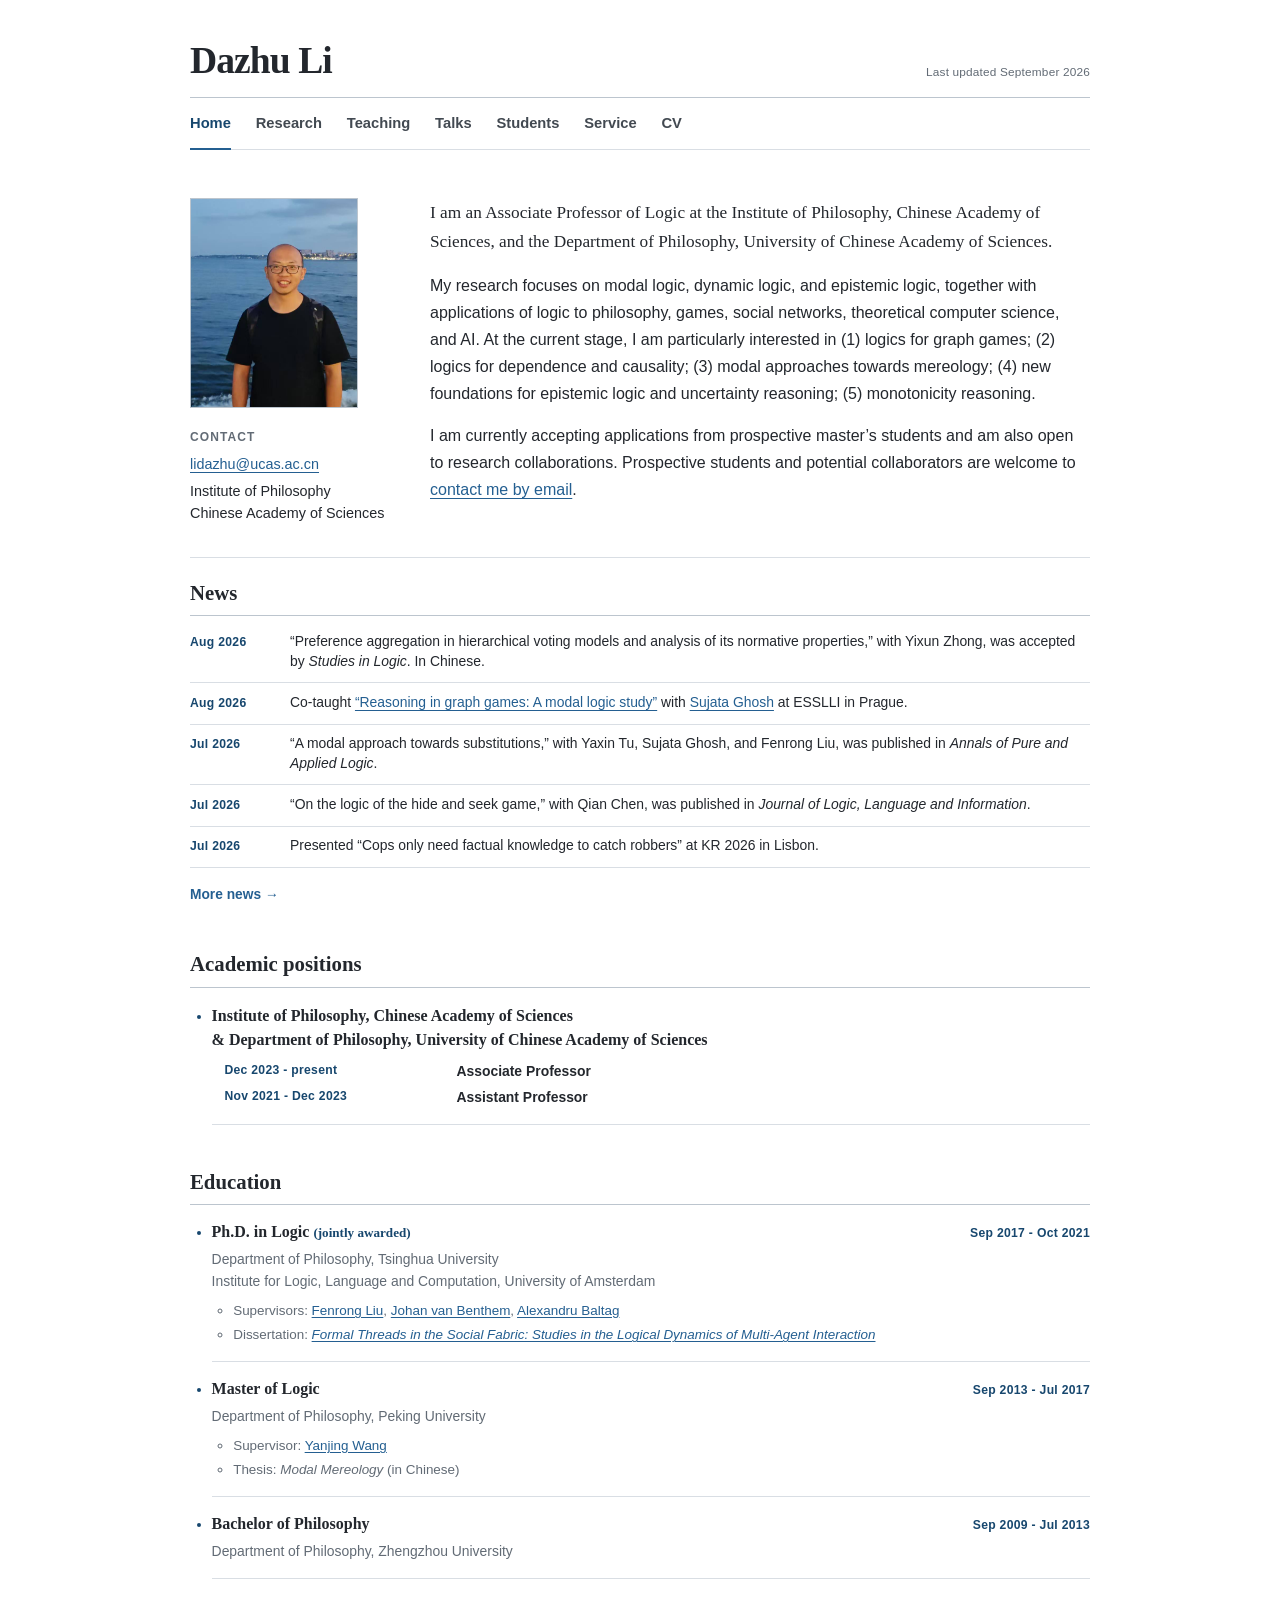
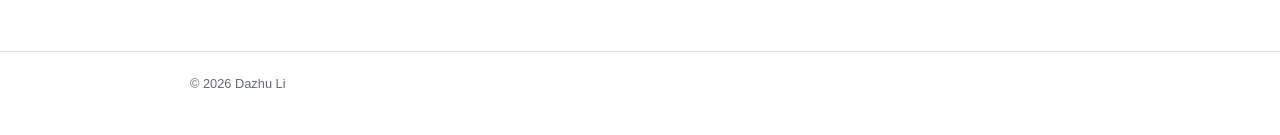
<file: index.html>
<!doctype html>
<html lang="en">
<head>
  <meta charset="utf-8">
  <meta name="viewport" content="width=device-width, initial-scale=1">
  <meta name="description" content="Academic homepage of Dazhu Li: research, teaching, talks, students, and professional activities.">
  <meta name="google-site-verification" content="cG8MppEBgDiP0meaP3ofbFq80tjpbBx8pWACW4OutvU">
  <title>Dazhu Li | Homepage</title>
  <link rel="icon" type="image/svg+xml" href="data:image/svg+xml,%3Csvg xmlns='http://www.w3.org/2000/svg' viewBox='0 0 64 64'%3E%3Crect width='64' height='64' rx='8' fill='%23245f91'/%3E%3Ctext x='32' y='41' text-anchor='middle' font-family='Georgia,serif' font-size='29' font-weight='700' fill='white'%3EDL%3C/text%3E%3C/svg%3E">
  <link rel="stylesheet" href="style.css?v=20260921-17">
  <script>
    var _hmt = _hmt || [];
    (function() {
      var hm = document.createElement("script");
      hm.src = "https://hm.baidu.com/hm.js?fb6c7bd4eb40553c670a0f25609ceb4a";
      var s = document.getElementsByTagName("script")[0];
      s.parentNode.insertBefore(hm, s);
    })();
  </script>
</head>
<body>
  <a class="skip-link" href="#main-content">Skip to main content</a>
  <header class="site-header"><div class="site-shell">
    <div class="masthead"><a class="site-name" href="index.html">Dazhu Li</a><p class="site-kicker">Last updated September 2026</p></div>
    <nav class="site-nav" aria-label="Primary navigation"><ul>
      <li><a href="index.html" aria-current="page">Home</a></li><li><a href="research.html">Research</a></li><li><a href="teaching.html">Teaching</a></li><li><a href="talks.html">Talks</a></li><li><a href="students.html">Students</a></li><li><a href="activities.html">Service</a></li><li><a href="dazhu-li-cv.pdf">CV</a></li>
    </ul></nav>
  </div></header>
  <main id="main-content" class="site-shell">
    <div class="profile-grid">
      <aside class="profile-aside" aria-label="Profile details">
        <div class="portrait-frame"><img class="portrait" src="profile.jpg" alt="Portrait of Dazhu Li by the sea"></div>
        <div><span class="aside-label">Contact</span><ul class="contact-list">
          <li><a href="mailto:lidazhu@ucas.ac.cn">lidazhu@ucas.ac.cn</a></li>
          <li>Institute of Philosophy<br><span class="contact-institution">Chinese Academy of Sciences</span></li>
        </ul></div>
      </aside>
      <div class="profile-copy">
        <p class="lead">I am an Associate Professor of Logic at the Institute of Philosophy, Chinese Academy of Sciences, and the Department of Philosophy, University of Chinese Academy of Sciences.</p>
        <p>My research focuses on modal logic, dynamic logic, and epistemic logic, together with applications of logic to philosophy, games, social networks, theoretical computer science, and AI. At the current stage, I am particularly interested in (1) logics for graph games; (2) logics for dependence and causality; (3) modal approaches towards mereology; (4) new foundations for epistemic logic and uncertainty reasoning; (5) monotonicity reasoning.</p>
        <p>I am currently accepting applications from prospective master’s students and am also open to research collaborations. Prospective students and potential collaborators are welcome to <a href="mailto:lidazhu@ucas.ac.cn">contact me by email</a>.</p>
      </div>
    </div>
    <section class="home-overview" aria-label="News, academic positions, and education">
      <div class="home-overview-grid">
        <div class="home-overview-column">
          <h2>News</h2>
          <ol class="history-list">
            <li class="history-item home-news-item"><time class="history-dates" datetime="2026-08">Aug 2026</time><p>“Preference aggregation in hierarchical voting models and analysis of its normative properties,” with Yixun Zhong, was accepted by <em>Studies in Logic</em>. In Chinese.</p></li>
            <li class="history-item home-news-item"><time class="history-dates" datetime="2026-08">Aug 2026</time><p>Co-taught <a href="https://sites.google.com/view/graphgamesesslli2026">“Reasoning in graph games: A modal logic study”</a> with <a href="https://www.isichennai.res.in/~sujata/">Sujata Ghosh</a> at ESSLLI in Prague.</p></li>
            <li class="history-item home-news-item"><time class="history-dates" datetime="2026-07">Jul 2026</time><p>“A modal approach towards substitutions,” with Yaxin Tu, Sujata Ghosh, and Fenrong Liu, was published in <em>Annals of Pure and Applied Logic</em>.</p></li>
            <li class="history-item home-news-item"><time class="history-dates" datetime="2026-07">Jul 2026</time><p>“On the logic of the hide and seek game,” with Qian Chen, was published in <em>Journal of Logic, Language and Information</em>.</p></li>
            <li class="history-item home-news-item"><time class="history-dates" datetime="2026-07">Jul 2026</time><p>Presented “Cops only need factual knowledge to catch robbers” at KR 2026 in Lisbon.</p></li>
          </ol>
          <a class="more-link" href="news.html">More news →</a>
        </div>
        <div class="home-overview-column">
          <h2>Academic positions</h2>
          <ul class="position-groups">
            <li class="position-group">
              <h3>Institute of Philosophy, Chinese Academy of Sciences<br>&amp; Department of Philosophy, University of Chinese Academy of Sciences</h3>
              <ul class="position-roles">
                <li><span class="position-dates">Dec 2023 - present</span><span class="position-title">Associate Professor</span></li>
                <li><span class="position-dates">Nov 2021 - Dec 2023</span><span class="position-title">Assistant Professor</span></li>
              </ul>
            </li>
          </ul>
        </div>
        <div class="home-overview-column">
          <h2>Education</h2>
          <ul class="education-list">
            <li class="education-item">
              <div class="education-heading"><h3>Ph.D. in Logic <span class="joint-degree-label">(jointly awarded)</span></h3><span class="education-dates">Sep 2017 - Oct 2021</span></div>
              <p class="education-institution">Department of Philosophy, Tsinghua University<br>Institute for Logic, Language and Computation, University of Amsterdam</p>
              <ul class="education-details">
                <li>Supervisors: <a href="https://www.fenrong.net/">Fenrong Liu</a>, <a href="https://staff.fnwi.uva.nl/j.vanbenthem/">Johan van Benthem</a>, <a href="https://sites.google.com/site/thealexandrubaltagsite/welcome">Alexandru Baltag</a></li>
                <li>Dissertation: <a href="https://eprints.illc.uva.nl/id/eprint/2199/"><em>Formal Threads in the Social Fabric: Studies in the Logical Dynamics of Multi-Agent Interaction</em></a></li>
              </ul>
            </li>
            <li class="education-item">
              <div class="education-heading"><h3>Master of Logic</h3><span class="education-dates">Sep 2013 - Jul 2017</span></div>
              <p class="education-institution">Department of Philosophy, Peking University</p>
              <ul class="education-details">
                <li>Supervisor: <a href="https://wangyanjing.com/">Yanjing Wang</a></li>
                <li>Thesis: <em>Modal Mereology</em> (in Chinese)</li>
              </ul>
            </li>
            <li class="education-item">
              <div class="education-heading"><h3>Bachelor of Philosophy</h3><span class="education-dates">Sep 2009 - Jul 2013</span></div>
              <p class="education-institution">Department of Philosophy, Zhengzhou University</p>
            </li>
          </ul>
        </div>
      </div>
    </section>
  </main>
  <footer class="site-footer"><div class="site-shell footer-row"><p>&copy; 2026 Dazhu Li</p></div></footer>
</body>
</html>
</file>
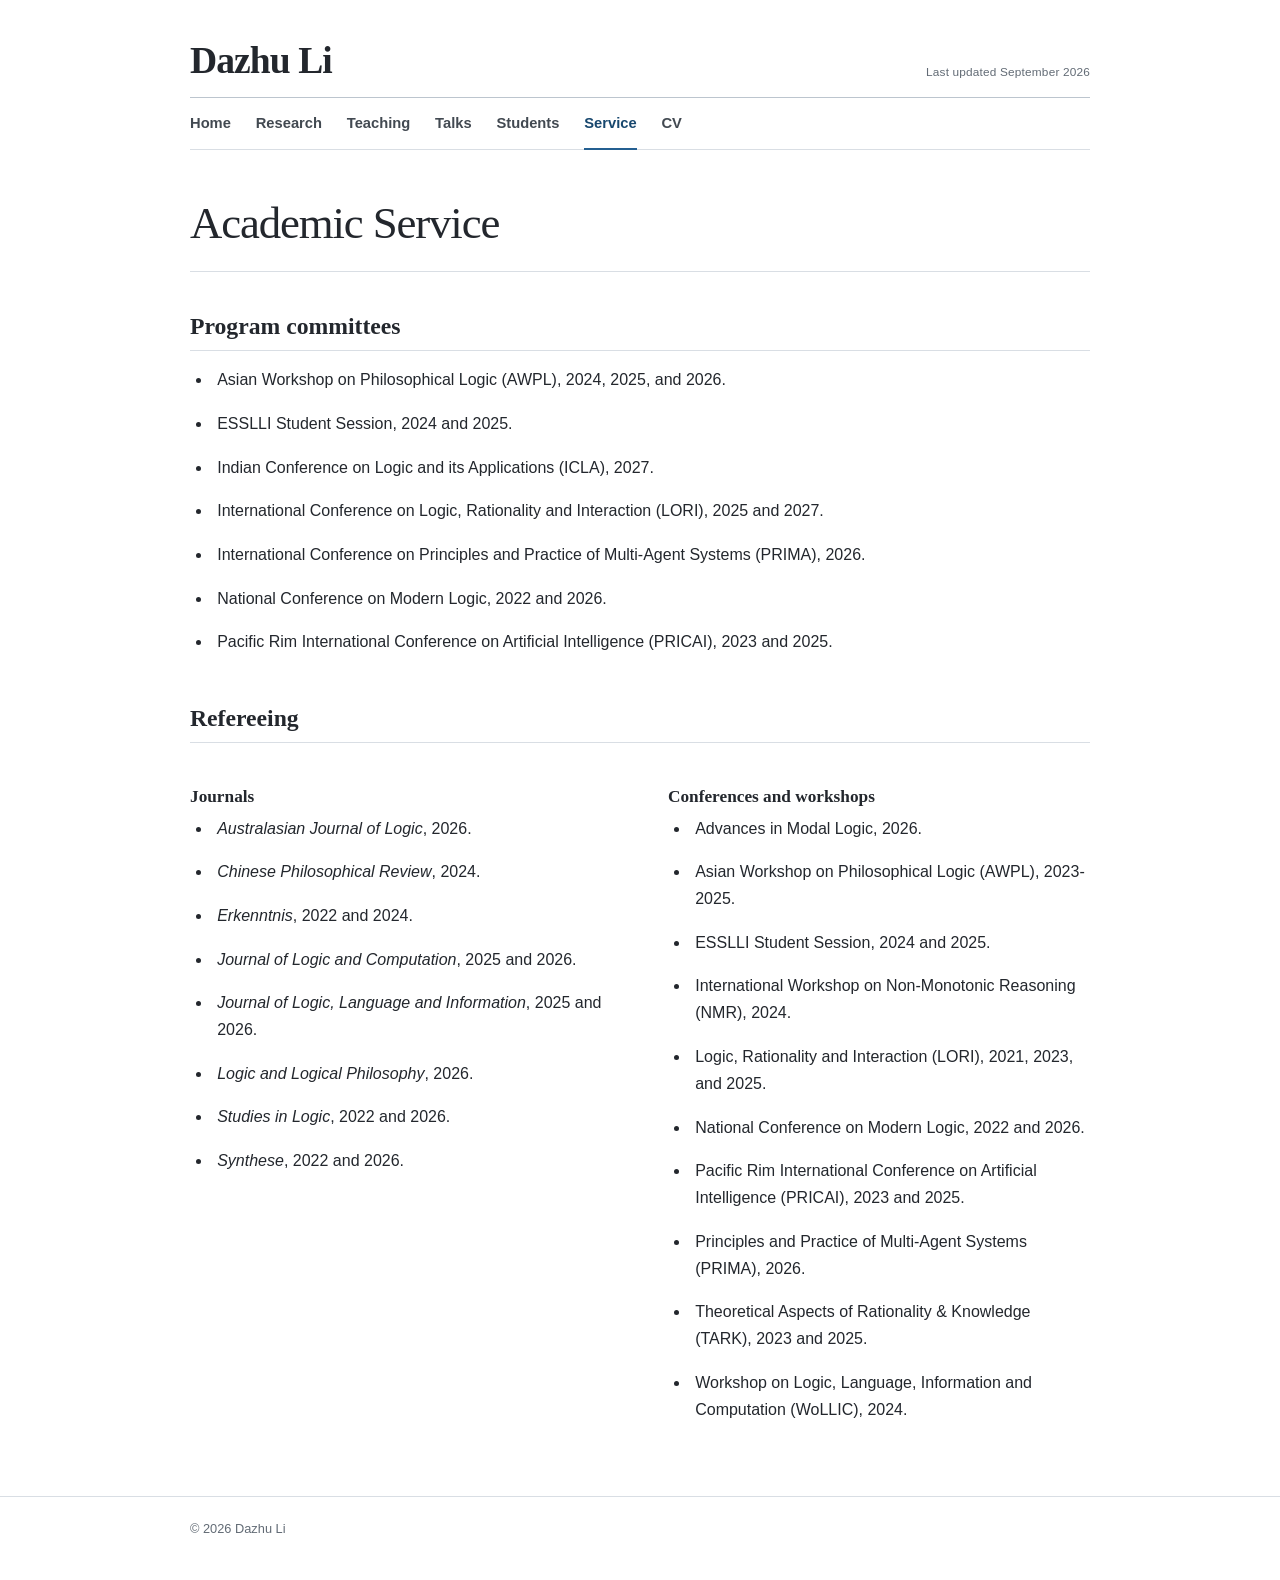
<file: activities.html>
<!doctype html>
<html lang="en">
<head>
  <meta charset="utf-8">
  <meta name="viewport" content="width=device-width, initial-scale=1">
  <meta name="description" content="Program committees, refereeing, and academic service by Dazhu Li.">
  <title>Academic Service | Dazhu Li</title>
  <link rel="icon" type="image/svg+xml" href="data:image/svg+xml,%3Csvg xmlns='http://www.w3.org/2000/svg' viewBox='0 0 64 64'%3E%3Crect width='64' height='64' rx='8' fill='%23245f91'/%3E%3Ctext x='32' y='41' text-anchor='middle' font-family='Georgia,serif' font-size='29' font-weight='700' fill='white'%3EDL%3C/text%3E%3C/svg%3E">
  <link rel="stylesheet" href="style.css?v=20260914-3">
  <script>
    var _hmt = _hmt || [];
    (function() {
      var hm = document.createElement("script");
      hm.src = "https://hm.baidu.com/hm.js?fb6c7bd4eb40553c670a0f25609ceb4a";
      var s = document.getElementsByTagName("script")[0];
      s.parentNode.insertBefore(hm, s);
    })();
  </script>
</head>
<body>
  <a class="skip-link" href="#main-content">Skip to main content</a>
  <header class="site-header"><div class="site-shell">
    <div class="masthead"><a class="site-name" href="index.html">Dazhu Li</a><p class="site-kicker">Last updated September 2026</p></div>
    <nav class="site-nav" aria-label="Primary navigation"><ul>
      <li><a href="index.html">Home</a></li><li><a href="research.html">Research</a></li><li><a href="teaching.html">Teaching</a></li><li><a href="talks.html">Talks</a></li><li><a href="students.html">Students</a></li><li><a href="activities.html" aria-current="page">Service</a></li><li><a href="dazhu-li-cv.pdf">CV</a></li>
    </ul></nav>
  </div></header>

  <main id="main-content" class="site-shell">
    <header class="page-header">
      <h1>Academic Service</h1>
    </header>

    <section class="content-section" aria-labelledby="program-committees">
      <h2 id="program-committees" class="section-heading">Program committees</h2>
      <ul class="entry-list">
        <li>Asian Workshop on Philosophical Logic (AWPL), 2024, 2025, and 2026.</li>
        <li>ESSLLI Student Session, 2024 and 2025.</li>
        <li>Indian Conference on Logic and its Applications (ICLA), 2027.</li>
        <li>International Conference on Logic, Rationality and Interaction (LORI), 2025 and 2027.</li>
        <li>International Conference on Principles and Practice of Multi-Agent Systems (PRIMA), 2026.</li>
        <li>National Conference on Modern Logic, 2022 and 2026.</li>
        <li>Pacific Rim International Conference on Artificial Intelligence (PRICAI), 2023 and 2025.</li>
      </ul>
    </section>

    <section class="content-section" aria-labelledby="refereeing">
      <h2 id="refereeing" class="section-heading">Refereeing</h2>
      <div class="compact-grid">
        <div>
          <h3>Journals</h3>
          <ul class="entry-list">
            <li><em>Australasian Journal of Logic</em>, 2026.</li>
            <li><em>Chinese Philosophical Review</em>, 2024.</li>
            <li><em>Erkenntnis</em>, 2022 and 2024.</li>
            <li><em>Journal of Logic and Computation</em>, 2025 and 2026.</li>
            <li><em>Journal of Logic, Language and Information</em>, 2025 and 2026.</li>
            <li><em>Logic and Logical Philosophy</em>, 2026.</li>
            <li><em>Studies in Logic</em>, 2022 and 2026.</li>
            <li><em>Synthese</em>, 2022 and 2026.</li>
          </ul>
        </div>
        <div>
          <h3>Conferences and workshops</h3>
          <ul class="entry-list">
            <li>Advances in Modal Logic, 2026.</li>
            <li>Asian Workshop on Philosophical Logic (AWPL), 2023-2025.</li>
            <li>ESSLLI Student Session, 2024 and 2025.</li>
            <li>International Workshop on Non-Monotonic Reasoning (NMR), 2024.</li>
            <li>Logic, Rationality and Interaction (LORI), 2021, 2023, and 2025.</li>
            <li>National Conference on Modern Logic, 2022 and 2026.</li>
            <li>Pacific Rim International Conference on Artificial Intelligence (PRICAI), 2023 and 2025.</li>
            <li>Principles and Practice of Multi-Agent Systems (PRIMA), 2026.</li>
            <li>Theoretical Aspects of Rationality &amp; Knowledge (TARK), 2023 and 2025.</li>
            <li>Workshop on Logic, Language, Information and Computation (WoLLIC), 2024.</li>
          </ul>
        </div>
      </div>
    </section>
  </main>

  <footer class="site-footer"><div class="site-shell footer-row"><p>&copy; 2026 Dazhu Li</p></div></footer>
</body>
</html>
</file>
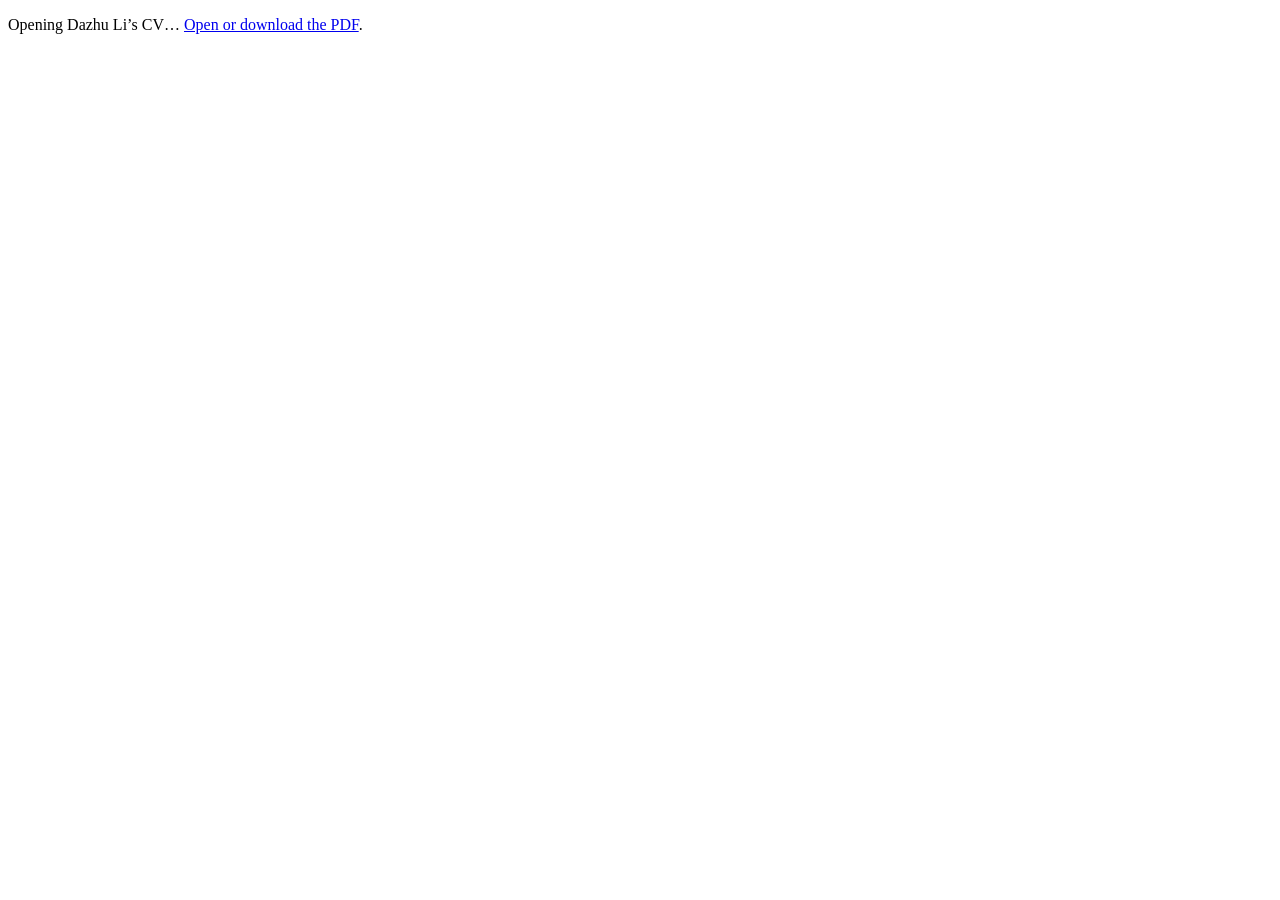
<file: cv.html>
<!doctype html>
<html lang="en">
<head>
  <meta charset="utf-8">
  <meta name="viewport" content="width=device-width, initial-scale=1">
  <meta http-equiv="refresh" content="0; url=dazhu-li-cv.pdf">
  <title>CV — Dazhu Li</title>
  <link rel="canonical" href="dazhu-li-cv.pdf">
  <script>
    var _hmt = _hmt || [];
    (function() {
      var hm = document.createElement("script");
      hm.src = "https://hm.baidu.com/hm.js?fb6c7bd4eb40553c670a0f25609ceb4a";
      var s = document.getElementsByTagName("script")[0];
      s.parentNode.insertBefore(hm, s);
    })();
  </script>
</head>
<body>
  <p>Opening Dazhu Li’s CV… <a href="dazhu-li-cv.pdf">Open or download the PDF</a>.</p>
</body>
</html>
</file>
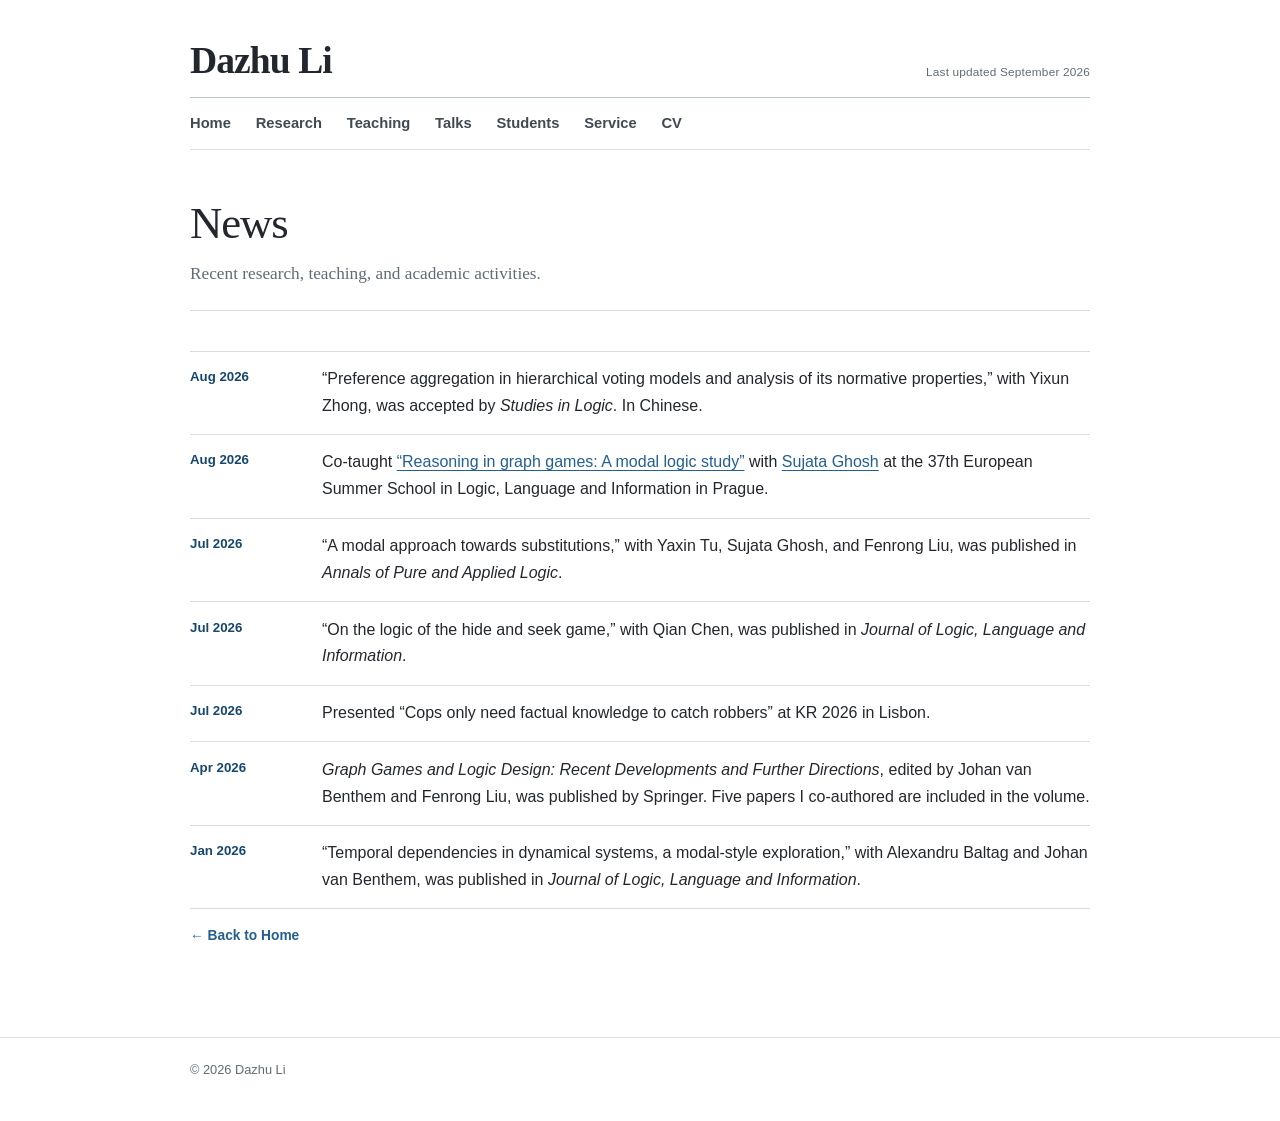
<file: news.html>
<!doctype html>
<html lang="en">
<head>
  <meta charset="utf-8">
  <meta name="viewport" content="width=device-width, initial-scale=1">
  <meta name="description" content="News and recent academic updates from Dazhu Li.">
  <title>News | Dazhu Li</title>
  <link rel="icon" type="image/svg+xml" href="data:image/svg+xml,%3Csvg xmlns='http://www.w3.org/2000/svg' viewBox='0 0 64 64'%3E%3Crect width='64' height='64' rx='8' fill='%23245f91'/%3E%3Ctext x='32' y='41' text-anchor='middle' font-family='Georgia,serif' font-size='29' font-weight='700' fill='white'%3EDL%3C/text%3E%3C/svg%3E">
  <link rel="stylesheet" href="style.css?v=20260921-12">
  <script>
    var _hmt = _hmt || [];
    (function() {
      var hm = document.createElement("script");
      hm.src = "https://hm.baidu.com/hm.js?fb6c7bd4eb40553c670a0f25609ceb4a";
      var s = document.getElementsByTagName("script")[0];
      s.parentNode.insertBefore(hm, s);
    })();
  </script>
</head>
<body>
  <a class="skip-link" href="#main-content">Skip to main content</a>
  <header class="site-header"><div class="site-shell">
    <div class="masthead"><a class="site-name" href="index.html">Dazhu Li</a><p class="site-kicker">Last updated September 2026</p></div>
    <nav class="site-nav" aria-label="Primary navigation"><ul>
      <li><a href="index.html">Home</a></li><li><a href="research.html">Research</a></li><li><a href="teaching.html">Teaching</a></li><li><a href="talks.html">Talks</a></li><li><a href="students.html">Students</a></li><li><a href="activities.html">Service</a></li><li><a href="dazhu-li-cv.pdf">CV</a></li>
    </ul></nav>
  </div></header>

  <main id="main-content" class="site-shell">
    <header class="page-header">
      <h1>News</h1>
      <p class="page-intro">Recent research, teaching, and academic activities.</p>
    </header>

    <ul class="news-list">
      <li class="news-item"><time class="news-date" datetime="2026-08">Aug 2026</time><p>“Preference aggregation in hierarchical voting models and analysis of its normative properties,” with Yixun Zhong, was accepted by <em>Studies in Logic</em>. In Chinese.</p></li>
      <li class="news-item"><time class="news-date" datetime="2026-08">Aug 2026</time><p>Co-taught <a href="https://sites.google.com/view/graphgamesesslli2026">“Reasoning in graph games: A modal logic study”</a> with <a href="https://www.isichennai.res.in/~sujata/">Sujata Ghosh</a> at the 37th European Summer School in Logic, Language and Information in Prague.</p></li>
      <li class="news-item"><time class="news-date" datetime="2026-07">Jul 2026</time><p>“A modal approach towards substitutions,” with Yaxin Tu, Sujata Ghosh, and Fenrong Liu, was published in <em>Annals of Pure and Applied Logic</em>.</p></li>
      <li class="news-item"><time class="news-date" datetime="2026-07">Jul 2026</time><p>“On the logic of the hide and seek game,” with Qian Chen, was published in <em>Journal of Logic, Language and Information</em>.</p></li>
      <li class="news-item"><time class="news-date" datetime="2026-07">Jul 2026</time><p>Presented “Cops only need factual knowledge to catch robbers” at KR 2026 in Lisbon.</p></li>
      <li class="news-item"><time class="news-date" datetime="2026-04">Apr 2026</time><p><em>Graph Games and Logic Design: Recent Developments and Further Directions</em>, edited by Johan van Benthem and Fenrong Liu, was published by Springer. Five papers I co-authored are included in the volume.</p></li>
      <li class="news-item"><time class="news-date" datetime="2026-01">Jan 2026</time><p>“Temporal dependencies in dynamical systems, a modal-style exploration,” with Alexandru Baltag and Johan van Benthem, was published in <em>Journal of Logic, Language and Information</em>.</p></li>
    </ul>
    <p><a class="more-link" href="index.html">← Back to Home</a></p>
  </main>

  <footer class="site-footer"><div class="site-shell footer-row"><p>&copy; 2026 Dazhu Li</p></div></footer>
</body>
</html>
</file>
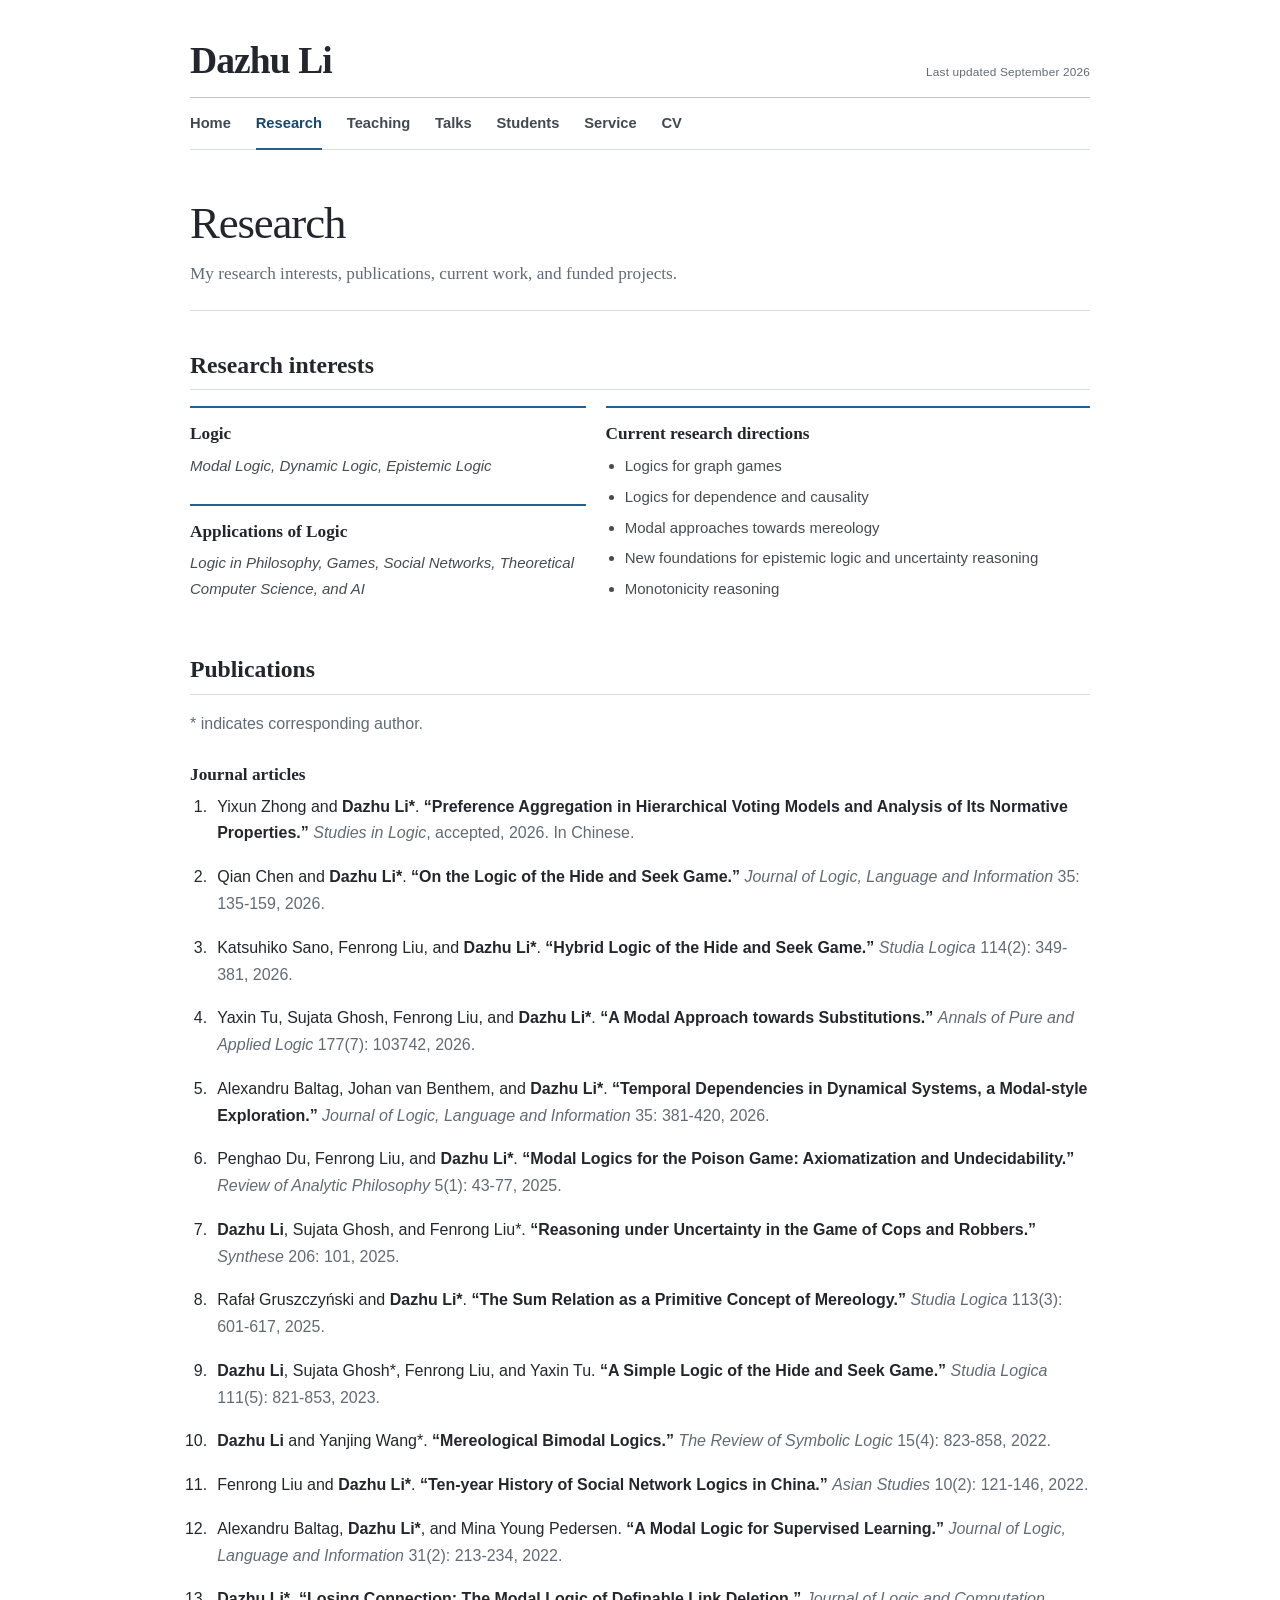
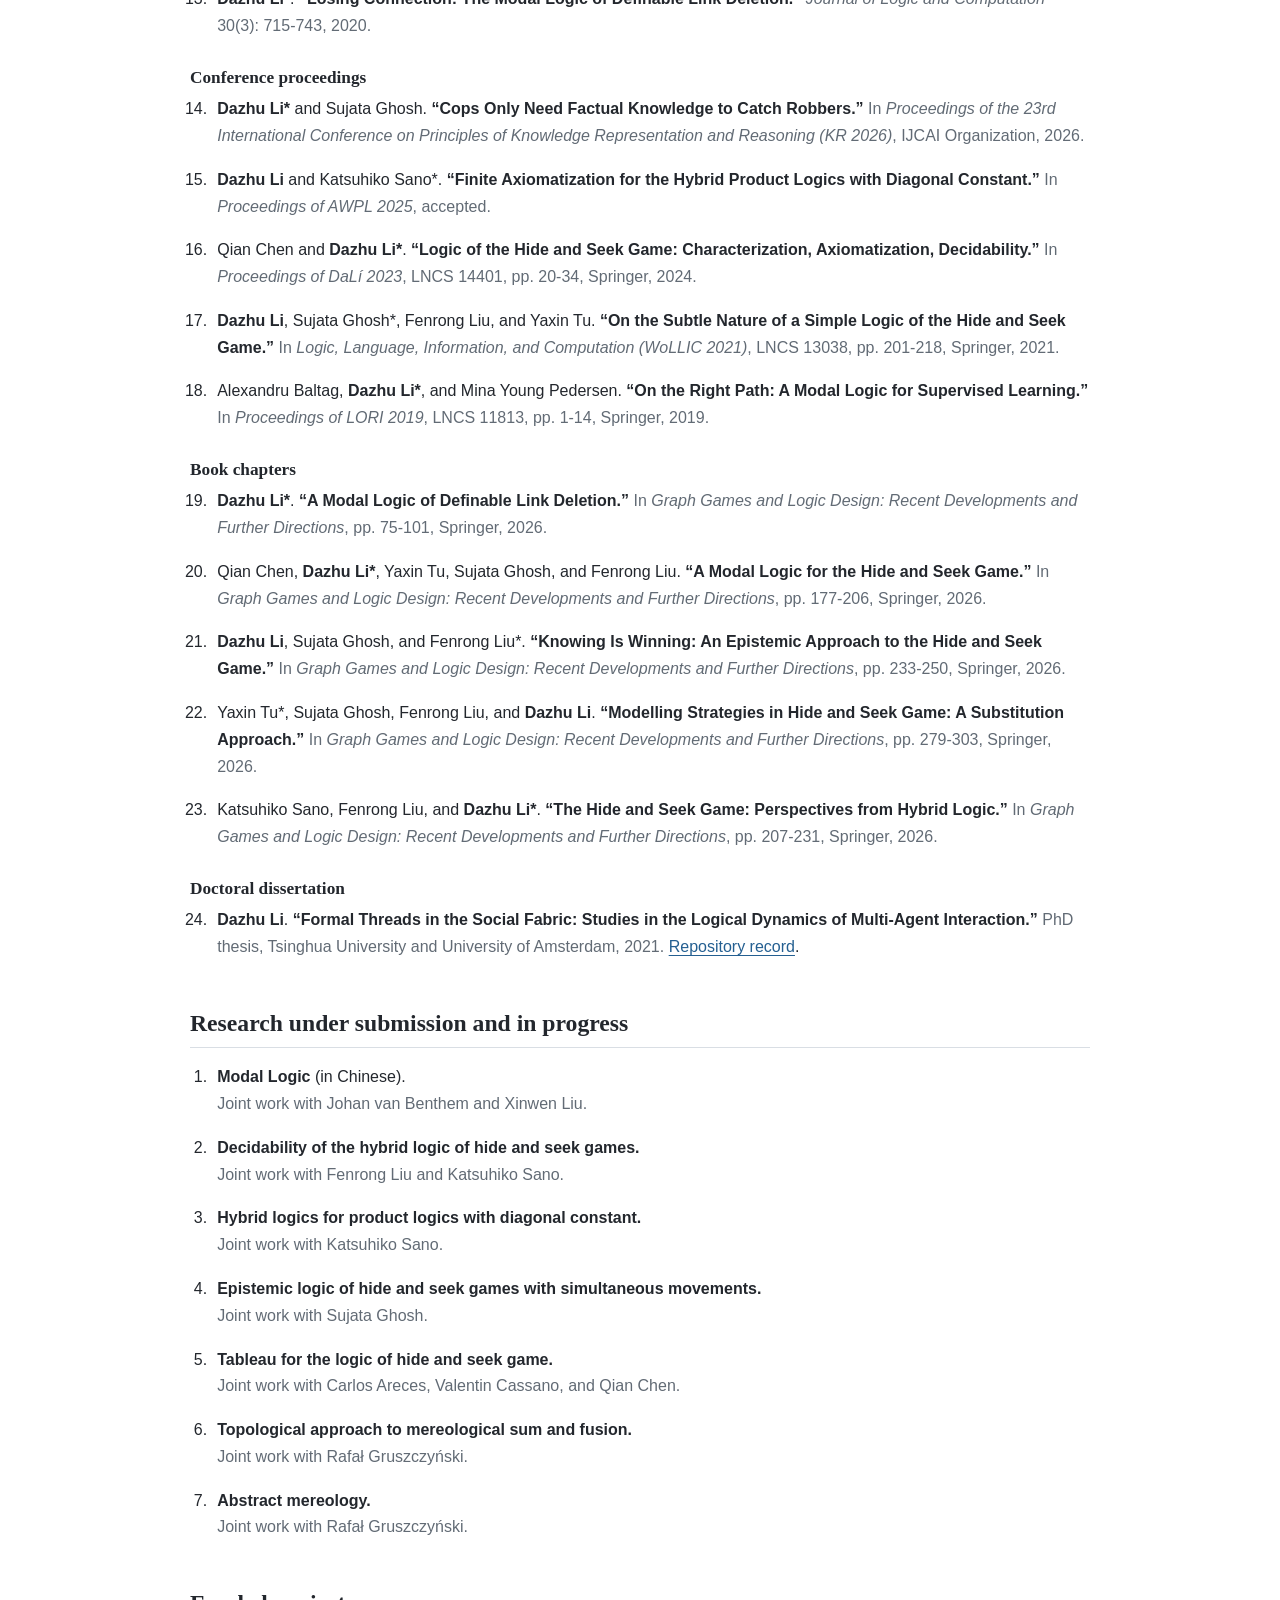
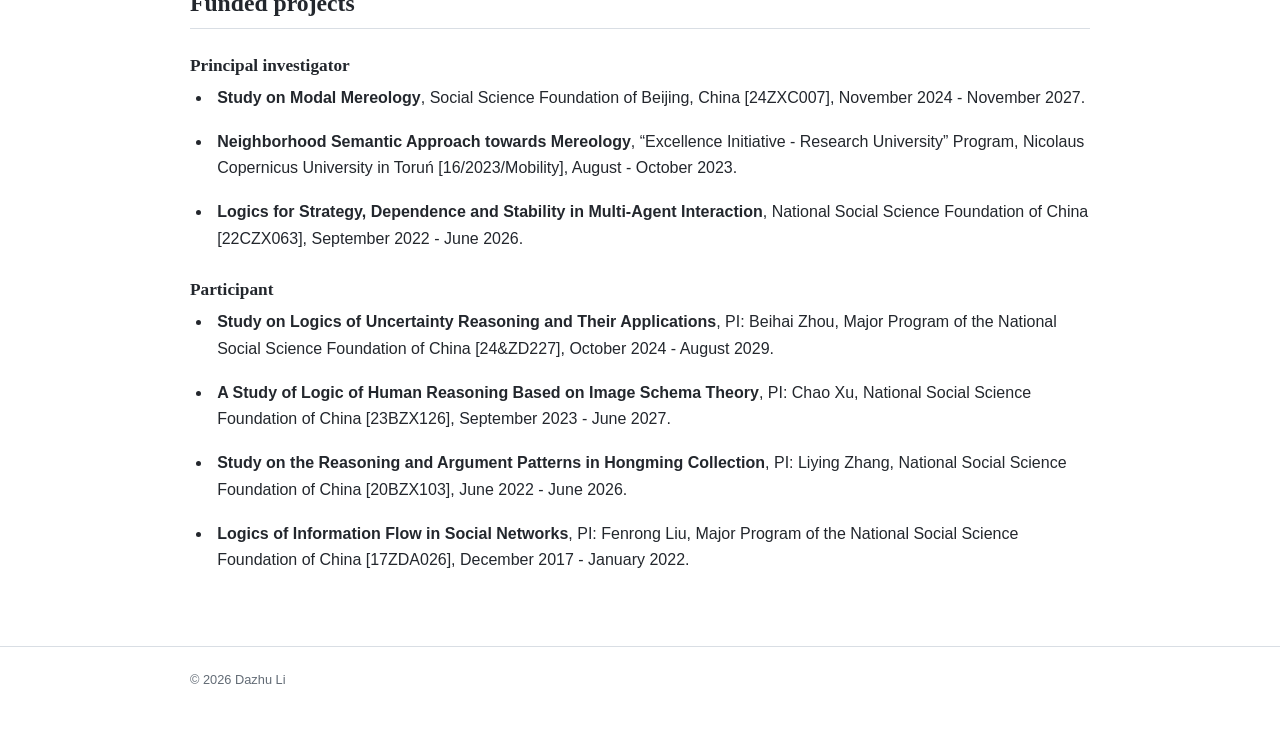
<file: publications.html>
<!doctype html>
<html lang="en">
<head>
  <meta charset="utf-8">
  <meta name="viewport" content="width=device-width, initial-scale=1">
  <meta http-equiv="refresh" content="0; url=research.html">
  <link rel="canonical" href="research.html">
  <title>Research | Dazhu Li</title>
  <link rel="stylesheet" href="style.css?v=20260914-3">
  <script>
    var _hmt = _hmt || [];
    (function() {
      var hm = document.createElement("script");
      hm.src = "https://hm.baidu.com/hm.js?fb6c7bd4eb40553c670a0f25609ceb4a";
      var s = document.getElementsByTagName("script")[0];
      s.parentNode.insertBefore(hm, s);
    })();
  </script>
</head>
<body>
  <main class="site-shell">
    <header class="page-header"><h1>Research</h1></header>
    <p>The Publications page has moved to <a href="research.html">Research</a>.</p>
  </main>
</body>
</html>
</file>
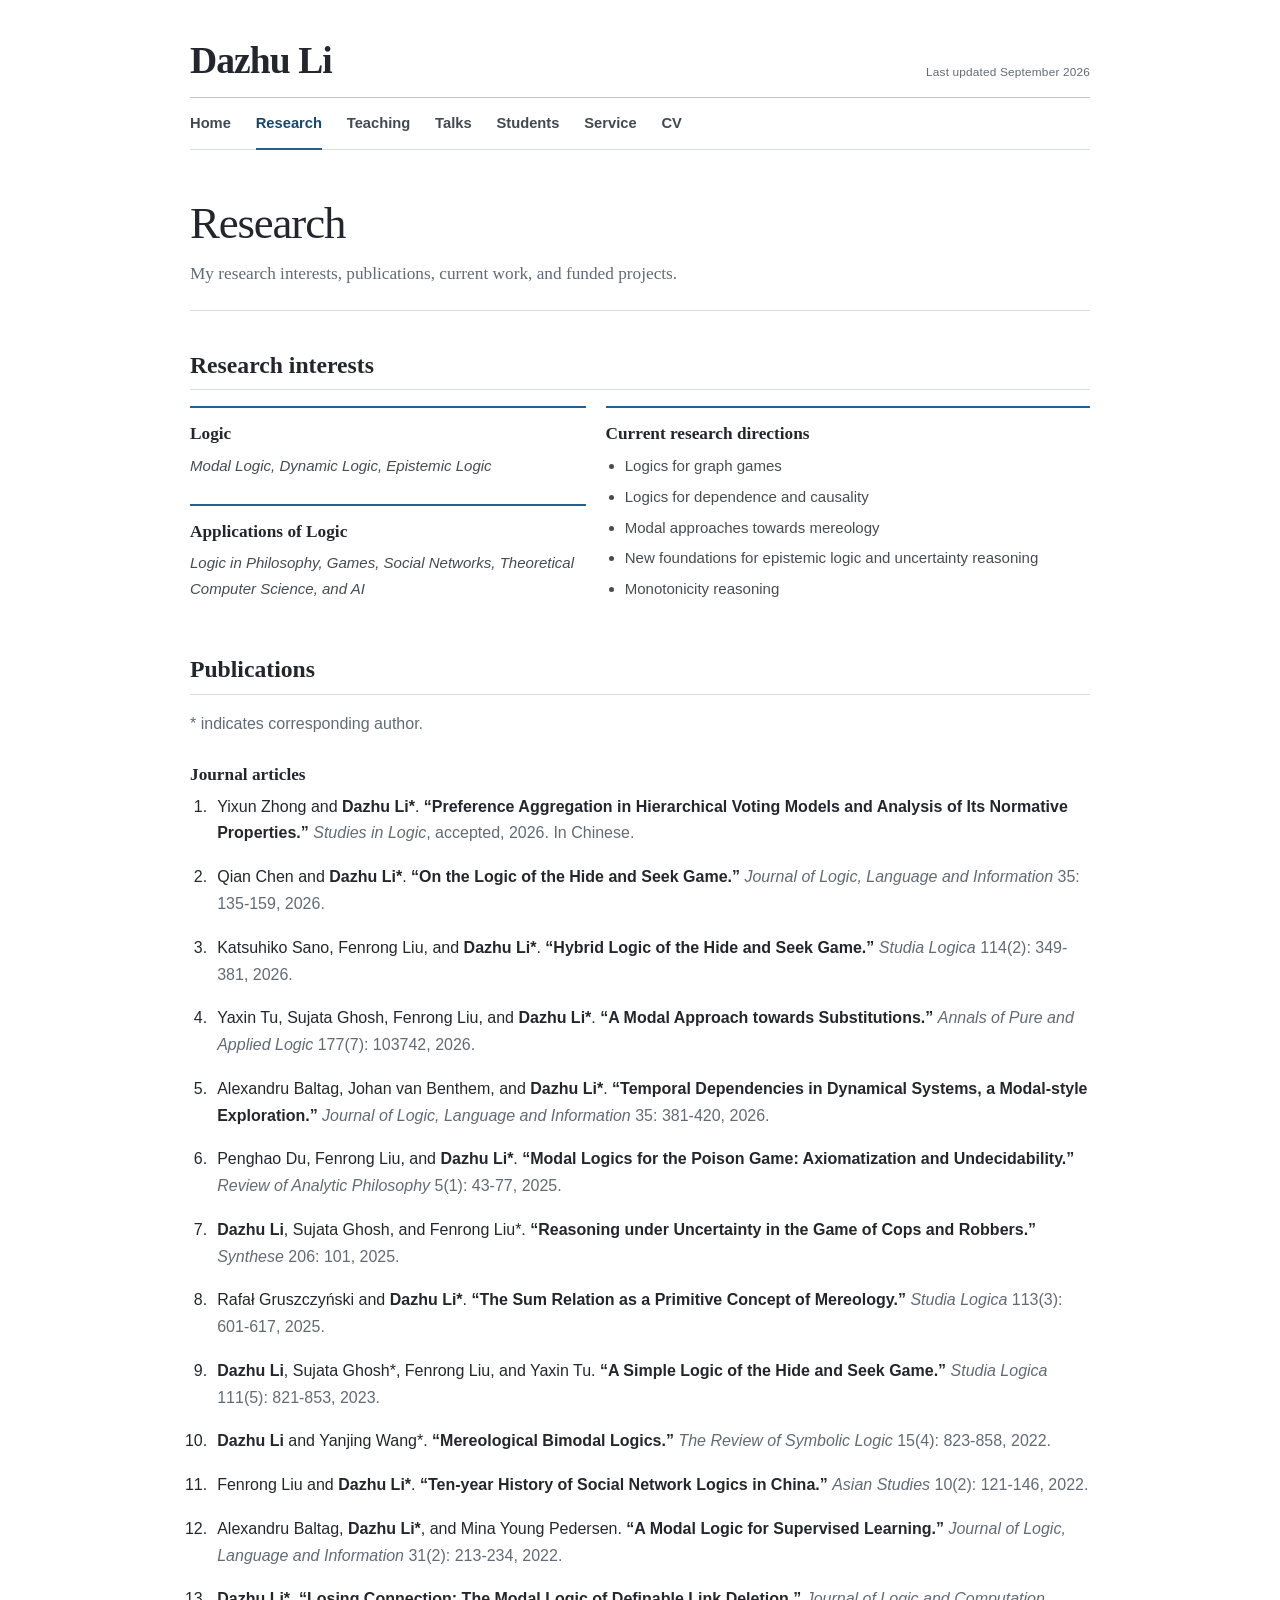
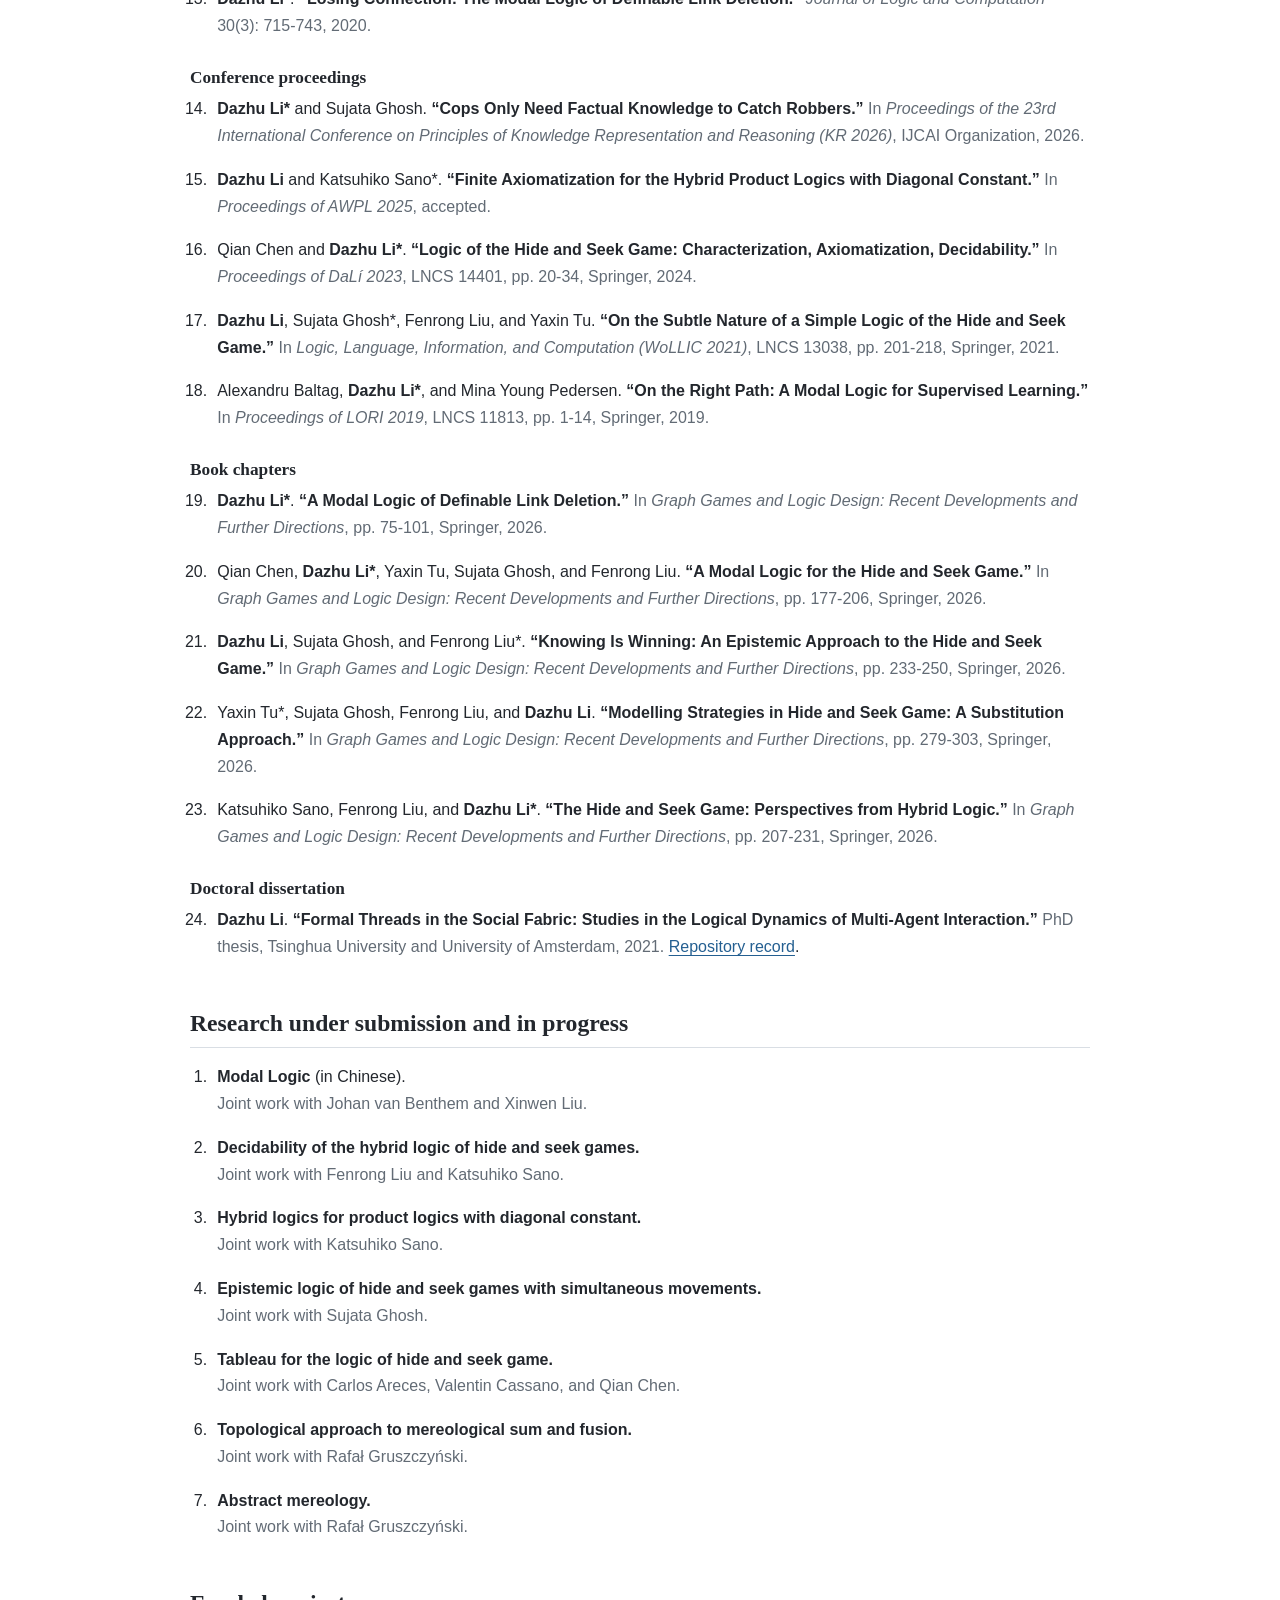
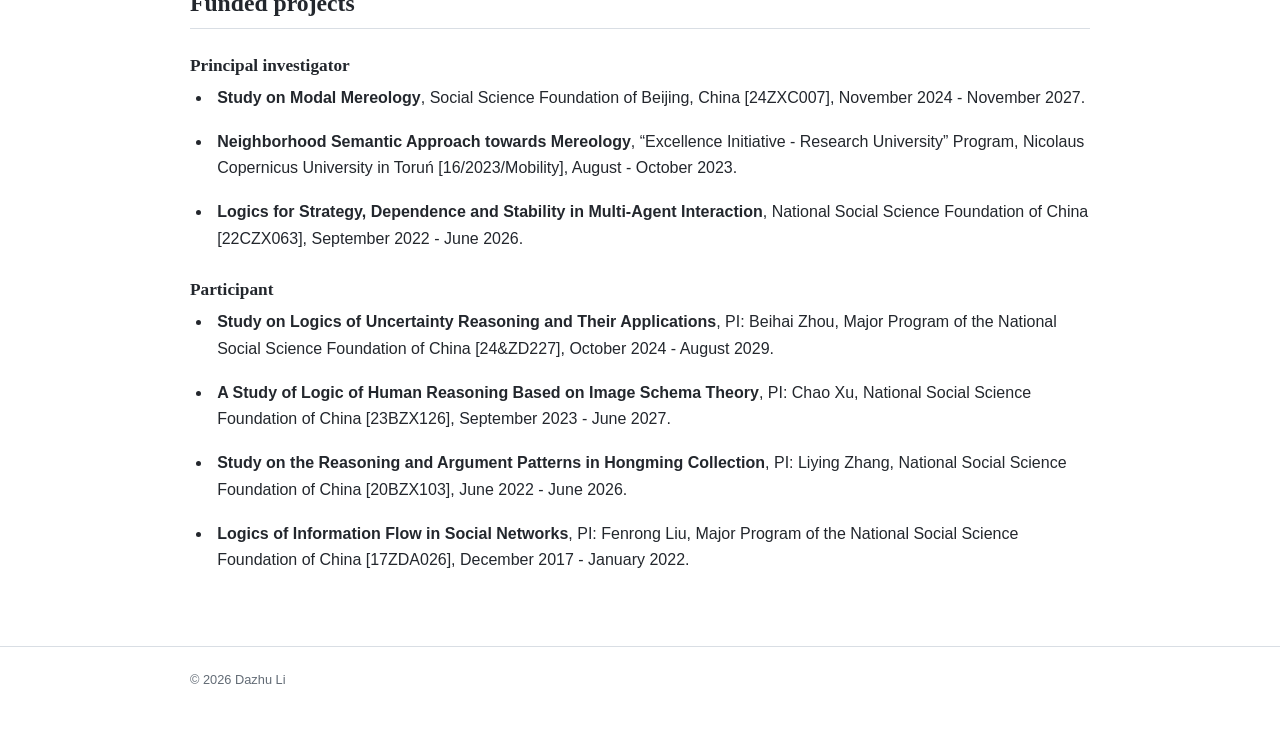
<file: research.html>
<!doctype html>
<html lang="en">
<head>
  <meta charset="utf-8">
  <meta name="viewport" content="width=device-width, initial-scale=1">
  <meta name="description" content="Research interests, publications, current work, and funded projects by Dazhu Li.">
  <title>Research | Dazhu Li</title>
  <link rel="icon" type="image/svg+xml" href="data:image/svg+xml,%3Csvg xmlns='http://www.w3.org/2000/svg' viewBox='0 0 64 64'%3E%3Crect width='64' height='64' rx='8' fill='%23245f91'/%3E%3Ctext x='32' y='41' text-anchor='middle' font-family='Georgia,serif' font-size='29' font-weight='700' fill='white'%3EDL%3C/text%3E%3C/svg%3E">
  <link rel="stylesheet" href="style.css?v=20260921-10">
  <script>
    var _hmt = _hmt || [];
    (function() {
      var hm = document.createElement("script");
      hm.src = "https://hm.baidu.com/hm.js?fb6c7bd4eb40553c670a0f25609ceb4a";
      var s = document.getElementsByTagName("script")[0];
      s.parentNode.insertBefore(hm, s);
    })();
  </script>
</head>
<body>
  <a class="skip-link" href="#main-content">Skip to main content</a>
  <header class="site-header"><div class="site-shell">
    <div class="masthead"><a class="site-name" href="index.html">Dazhu Li</a><p class="site-kicker">Last updated September 2026</p></div>
    <nav class="site-nav" aria-label="Primary navigation"><ul>
      <li><a href="index.html">Home</a></li><li><a href="research.html" aria-current="page">Research</a></li><li><a href="teaching.html">Teaching</a></li><li><a href="talks.html">Talks</a></li><li><a href="students.html">Students</a></li><li><a href="activities.html">Service</a></li><li><a href="dazhu-li-cv.pdf">CV</a></li>
    </ul></nav>
  </div></header>

  <main id="main-content" class="site-shell">
    <header class="page-header">
      <h1>Research</h1>
      <p class="page-intro">My research interests, publications, current work, and funded projects.</p>
    </header>

    <section class="content-section" aria-labelledby="interests">
      <h2 id="interests" class="section-heading">Research interests</h2>
      <div class="interest-columns">
        <div class="interest-foundations">
          <article class="interest-item">
            <h3>Logic</h3>
            <p><em>Modal Logic, Dynamic Logic, Epistemic Logic</em></p>
          </article>
          <article class="interest-item">
            <h3>Applications of Logic</h3>
            <p><em>Logic in Philosophy, Games, Social Networks, Theoretical Computer Science, and AI</em></p>
          </article>
        </div>
        <article class="interest-item interest-directions-panel">
          <h3>Current research directions</h3>
          <ul class="interest-directions">
            <li>Logics for graph games</li>
            <li>Logics for dependence and causality</li>
            <li>Modal approaches towards mereology</li>
            <li>New foundations for epistemic logic and uncertainty reasoning</li>
            <li>Monotonicity reasoning</li>
          </ul>
        </article>
      </div>
    </section>

    <section class="content-section" aria-labelledby="publications">
      <h2 id="publications" class="section-heading">Publications</h2>
      <p class="entry-meta">* indicates corresponding author.</p>

      <h3>Journal articles</h3>
      <ol class="publication-list">
        <li>Yixun Zhong and <strong>Dazhu Li*</strong>. <span class="paper-title">“Preference Aggregation in Hierarchical Voting Models and Analysis of Its Normative Properties.”</span> <span class="venue"><em>Studies in Logic</em>, accepted, 2026. In Chinese.</span></li>
        <li>Qian Chen and <strong>Dazhu Li*</strong>. <span class="paper-title">“On the Logic of the Hide and Seek Game.”</span> <span class="venue"><em>Journal of Logic, Language and Information</em> 35: 135-159, 2026.</span></li>
        <li>Katsuhiko Sano, Fenrong Liu, and <strong>Dazhu Li*</strong>. <span class="paper-title">“Hybrid Logic of the Hide and Seek Game.”</span> <span class="venue"><em>Studia Logica</em> 114(2): 349-381, 2026.</span></li>
        <li>Yaxin Tu, Sujata Ghosh, Fenrong Liu, and <strong>Dazhu Li*</strong>. <span class="paper-title">“A Modal Approach towards Substitutions.”</span> <span class="venue"><em>Annals of Pure and Applied Logic</em> 177(7): 103742, 2026.</span></li>
        <li>Alexandru Baltag, Johan van Benthem, and <strong>Dazhu Li*</strong>. <span class="paper-title">“Temporal Dependencies in Dynamical Systems, a Modal-style Exploration.”</span> <span class="venue"><em>Journal of Logic, Language and Information</em> 35: 381-420, 2026.</span></li>
        <li>Penghao Du, Fenrong Liu, and <strong>Dazhu Li*</strong>. <span class="paper-title">“Modal Logics for the Poison Game: Axiomatization and Undecidability.”</span> <span class="venue"><em>Review of Analytic Philosophy</em> 5(1): 43-77, 2025.</span></li>
        <li><strong>Dazhu Li</strong>, Sujata Ghosh, and Fenrong Liu*. <span class="paper-title">“Reasoning under Uncertainty in the Game of Cops and Robbers.”</span> <span class="venue"><em>Synthese</em> 206: 101, 2025.</span></li>
        <li>Rafał Gruszczyński and <strong>Dazhu Li*</strong>. <span class="paper-title">“The Sum Relation as a Primitive Concept of Mereology.”</span> <span class="venue"><em>Studia Logica</em> 113(3): 601-617, 2025.</span></li>
        <li><strong>Dazhu Li</strong>, Sujata Ghosh*, Fenrong Liu, and Yaxin Tu. <span class="paper-title">“A Simple Logic of the Hide and Seek Game.”</span> <span class="venue"><em>Studia Logica</em> 111(5): 821-853, 2023.</span></li>
        <li><strong>Dazhu Li</strong> and Yanjing Wang*. <span class="paper-title">“Mereological Bimodal Logics.”</span> <span class="venue"><em>The Review of Symbolic Logic</em> 15(4): 823-858, 2022.</span></li>
        <li>Fenrong Liu and <strong>Dazhu Li*</strong>. <span class="paper-title">“Ten-year History of Social Network Logics in China.”</span> <span class="venue"><em>Asian Studies</em> 10(2): 121-146, 2022.</span></li>
        <li>Alexandru Baltag, <strong>Dazhu Li*</strong>, and Mina Young Pedersen. <span class="paper-title">“A Modal Logic for Supervised Learning.”</span> <span class="venue"><em>Journal of Logic, Language and Information</em> 31(2): 213-234, 2022.</span></li>
        <li><strong>Dazhu Li*</strong>. <span class="paper-title">“Losing Connection: The Modal Logic of Definable Link Deletion.”</span> <span class="venue"><em>Journal of Logic and Computation</em> 30(3): 715-743, 2020.</span></li>
      </ol>

      <h3>Conference proceedings</h3>
      <ol class="publication-list" start="14">
        <li><strong>Dazhu Li*</strong> and Sujata Ghosh. <span class="paper-title">“Cops Only Need Factual Knowledge to Catch Robbers.”</span> <span class="venue">In <em>Proceedings of the 23rd International Conference on Principles of Knowledge Representation and Reasoning (KR 2026)</em>, IJCAI Organization, 2026.</span></li>
        <li><strong>Dazhu Li</strong> and Katsuhiko Sano*. <span class="paper-title">“Finite Axiomatization for the Hybrid Product Logics with Diagonal Constant.”</span> <span class="venue">In <em>Proceedings of AWPL 2025</em>, accepted.</span></li>
        <li>Qian Chen and <strong>Dazhu Li*</strong>. <span class="paper-title">“Logic of the Hide and Seek Game: Characterization, Axiomatization, Decidability.”</span> <span class="venue">In <em>Proceedings of DaLí 2023</em>, LNCS 14401, pp. 20-34, Springer, 2024.</span></li>
        <li><strong>Dazhu Li</strong>, Sujata Ghosh*, Fenrong Liu, and Yaxin Tu. <span class="paper-title">“On the Subtle Nature of a Simple Logic of the Hide and Seek Game.”</span> <span class="venue">In <em>Logic, Language, Information, and Computation (WoLLIC 2021)</em>, LNCS 13038, pp. 201-218, Springer, 2021.</span></li>
        <li>Alexandru Baltag, <strong>Dazhu Li*</strong>, and Mina Young Pedersen. <span class="paper-title">“On the Right Path: A Modal Logic for Supervised Learning.”</span> <span class="venue">In <em>Proceedings of LORI 2019</em>, LNCS 11813, pp. 1-14, Springer, 2019.</span></li>
      </ol>

      <h3>Book chapters</h3>
      <ol class="publication-list" start="19">
        <li><strong>Dazhu Li*</strong>. <span class="paper-title">“A Modal Logic of Definable Link Deletion.”</span> <span class="venue">In <em>Graph Games and Logic Design: Recent Developments and Further Directions</em>, pp. 75-101, Springer, 2026.</span></li>
        <li>Qian Chen, <strong>Dazhu Li*</strong>, Yaxin Tu, Sujata Ghosh, and Fenrong Liu. <span class="paper-title">“A Modal Logic for the Hide and Seek Game.”</span> <span class="venue">In <em>Graph Games and Logic Design: Recent Developments and Further Directions</em>, pp. 177-206, Springer, 2026.</span></li>
        <li><strong>Dazhu Li</strong>, Sujata Ghosh, and Fenrong Liu*. <span class="paper-title">“Knowing Is Winning: An Epistemic Approach to the Hide and Seek Game.”</span> <span class="venue">In <em>Graph Games and Logic Design: Recent Developments and Further Directions</em>, pp. 233-250, Springer, 2026.</span></li>
        <li>Yaxin Tu*, Sujata Ghosh, Fenrong Liu, and <strong>Dazhu Li</strong>. <span class="paper-title">“Modelling Strategies in Hide and Seek Game: A Substitution Approach.”</span> <span class="venue">In <em>Graph Games and Logic Design: Recent Developments and Further Directions</em>, pp. 279-303, Springer, 2026.</span></li>
        <li>Katsuhiko Sano, Fenrong Liu, and <strong>Dazhu Li*</strong>. <span class="paper-title">“The Hide and Seek Game: Perspectives from Hybrid Logic.”</span> <span class="venue">In <em>Graph Games and Logic Design: Recent Developments and Further Directions</em>, pp. 207-231, Springer, 2026.</span></li>
      </ol>

      <h3>Doctoral dissertation</h3>
      <ol class="publication-list" start="24">
        <li><strong>Dazhu Li</strong>. <span class="paper-title">“Formal Threads in the Social Fabric: Studies in the Logical Dynamics of Multi-Agent Interaction.”</span> <span class="venue">PhD thesis, Tsinghua University and University of Amsterdam, 2021.</span> <a href="https://eprints.illc.uva.nl/id/eprint/2199/">Repository record</a>.</li>
      </ol>
    </section>

    <section class="content-section" aria-labelledby="current-research">
      <h2 id="current-research" class="section-heading">Research under submission and in progress</h2>
      <ol class="publication-list">
        <li><span class="paper-title">Modal Logic</span> (in Chinese).<br><span class="venue">Joint work with Johan van Benthem and Xinwen Liu.</span></li>
        <li><span class="paper-title">Decidability of the hybrid logic of hide and seek games.</span><br><span class="venue">Joint work with Fenrong Liu and Katsuhiko Sano.</span></li>
        <li><span class="paper-title">Hybrid logics for product logics with diagonal constant.</span><br><span class="venue">Joint work with Katsuhiko Sano.</span></li>
        <li><span class="paper-title">Epistemic logic of hide and seek games with simultaneous movements.</span><br><span class="venue">Joint work with Sujata Ghosh.</span></li>
        <li><span class="paper-title">Tableau for the logic of hide and seek game.</span><br><span class="venue">Joint work with Carlos Areces, Valentin Cassano, and Qian Chen.</span></li>
        <li><span class="paper-title">Topological approach to mereological sum and fusion.</span><br><span class="venue">Joint work with Rafał Gruszczyński.</span></li>
        <li><span class="paper-title">Abstract mereology.</span><br><span class="venue">Joint work with Rafał Gruszczyński.</span></li>
      </ol>
    </section>

    <section class="content-section" aria-labelledby="projects">
      <h2 id="projects" class="section-heading">Funded projects</h2>
      <h3>Principal investigator</h3>
      <ul class="entry-list">
        <li><span class="entry-title">Study on Modal Mereology</span>, Social Science Foundation of Beijing, China [24ZXC007], November 2024 - November 2027.</li>
        <li><span class="entry-title">Neighborhood Semantic Approach towards Mereology</span>, “Excellence Initiative - Research University” Program, Nicolaus Copernicus University in Toruń [16/2023/Mobility], August - October 2023.</li>
        <li><span class="entry-title">Logics for Strategy, Dependence and Stability in Multi-Agent Interaction</span>, National Social Science Foundation of China [22CZX063], September 2022 - June 2026.</li>
      </ul>
      <h3>Participant</h3>
      <ul class="entry-list">
        <li><span class="entry-title">Study on Logics of Uncertainty Reasoning and Their Applications</span>, PI: Beihai Zhou, Major Program of the National Social Science Foundation of China [24&amp;ZD227], October 2024 - August 2029.</li>
        <li><span class="entry-title">A Study of Logic of Human Reasoning Based on Image Schema Theory</span>, PI: Chao Xu, National Social Science Foundation of China [23BZX126], September 2023 - June 2027.</li>
        <li><span class="entry-title">Study on the Reasoning and Argument Patterns in Hongming Collection</span>, PI: Liying Zhang, National Social Science Foundation of China [20BZX103], June 2022 - June 2026.</li>
        <li><span class="entry-title">Logics of Information Flow in Social Networks</span>, PI: Fenrong Liu, Major Program of the National Social Science Foundation of China [17ZDA026], December 2017 - January 2022.</li>
      </ul>
    </section>
  </main>

  <footer class="site-footer"><div class="site-shell footer-row"><p>&copy; 2026 Dazhu Li</p></div></footer>
</body>
</html>
</file>
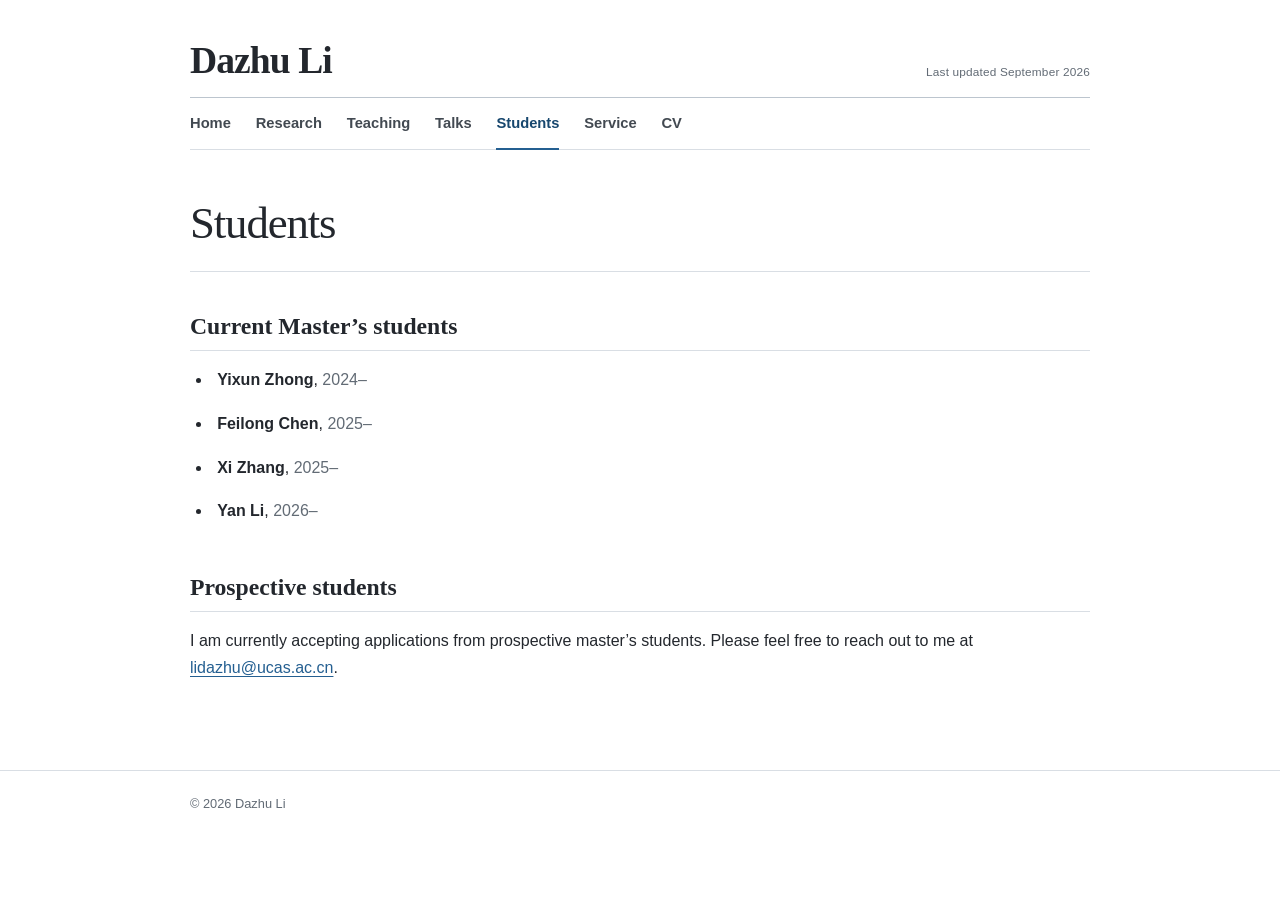
<file: students.html>
<!doctype html>
<html lang="en">
<head>
  <meta charset="utf-8">
  <meta name="viewport" content="width=device-width, initial-scale=1">
  <meta name="description" content="Student supervision by Dazhu Li.">
  <title>Students | Dazhu Li</title>
  <link rel="icon" type="image/svg+xml" href="data:image/svg+xml,%3Csvg xmlns='http://www.w3.org/2000/svg' viewBox='0 0 64 64'%3E%3Crect width='64' height='64' rx='8' fill='%23245f91'/%3E%3Ctext x='32' y='41' text-anchor='middle' font-family='Georgia,serif' font-size='29' font-weight='700' fill='white'%3EDL%3C/text%3E%3C/svg%3E">
  <link rel="stylesheet" href="style.css?v=20260914-3">
  <script>
    var _hmt = _hmt || [];
    (function() {
      var hm = document.createElement("script");
      hm.src = "https://hm.baidu.com/hm.js?fb6c7bd4eb40553c670a0f25609ceb4a";
      var s = document.getElementsByTagName("script")[0];
      s.parentNode.insertBefore(hm, s);
    })();
  </script>
</head>
<body>
  <a class="skip-link" href="#main-content">Skip to main content</a>
  <header class="site-header"><div class="site-shell">
    <div class="masthead"><a class="site-name" href="index.html">Dazhu Li</a><p class="site-kicker">Last updated September 2026</p></div>
    <nav class="site-nav" aria-label="Primary navigation"><ul>
      <li><a href="index.html">Home</a></li><li><a href="research.html">Research</a></li><li><a href="teaching.html">Teaching</a></li><li><a href="talks.html">Talks</a></li><li><a href="students.html" aria-current="page">Students</a></li><li><a href="activities.html">Service</a></li><li><a href="dazhu-li-cv.pdf">CV</a></li>
    </ul></nav>
  </div></header>

  <main id="main-content" class="site-shell">
    <header class="page-header">
      <h1>Students</h1>
    </header>

    <section class="content-section" aria-labelledby="current-masters-students">
      <h2 id="current-masters-students" class="section-heading">Current Master’s students</h2>
      <ul class="entry-list">
        <li><span class="entry-title">Yixun Zhong</span>, <span class="entry-meta">2024–</span></li>
        <li><span class="entry-title">Feilong Chen</span>, <span class="entry-meta">2025–</span></li>
        <li><span class="entry-title">Xi Zhang</span>, <span class="entry-meta">2025–</span></li>
        <li><span class="entry-title">Yan Li</span>, <span class="entry-meta">2026–</span></li>
      </ul>
    </section>

    <section class="content-section" aria-labelledby="prospective-students">
      <h2 id="prospective-students" class="section-heading">Prospective students</h2>
      <p>I am currently accepting applications from prospective master’s students. Please feel free to reach out to me at <a href="mailto:lidazhu@ucas.ac.cn">lidazhu@ucas.ac.cn</a>.</p>
    </section>
  </main>

  <footer class="site-footer"><div class="site-shell footer-row"><p>&copy; 2026 Dazhu Li</p></div></footer>
</body>
</html>
</file>
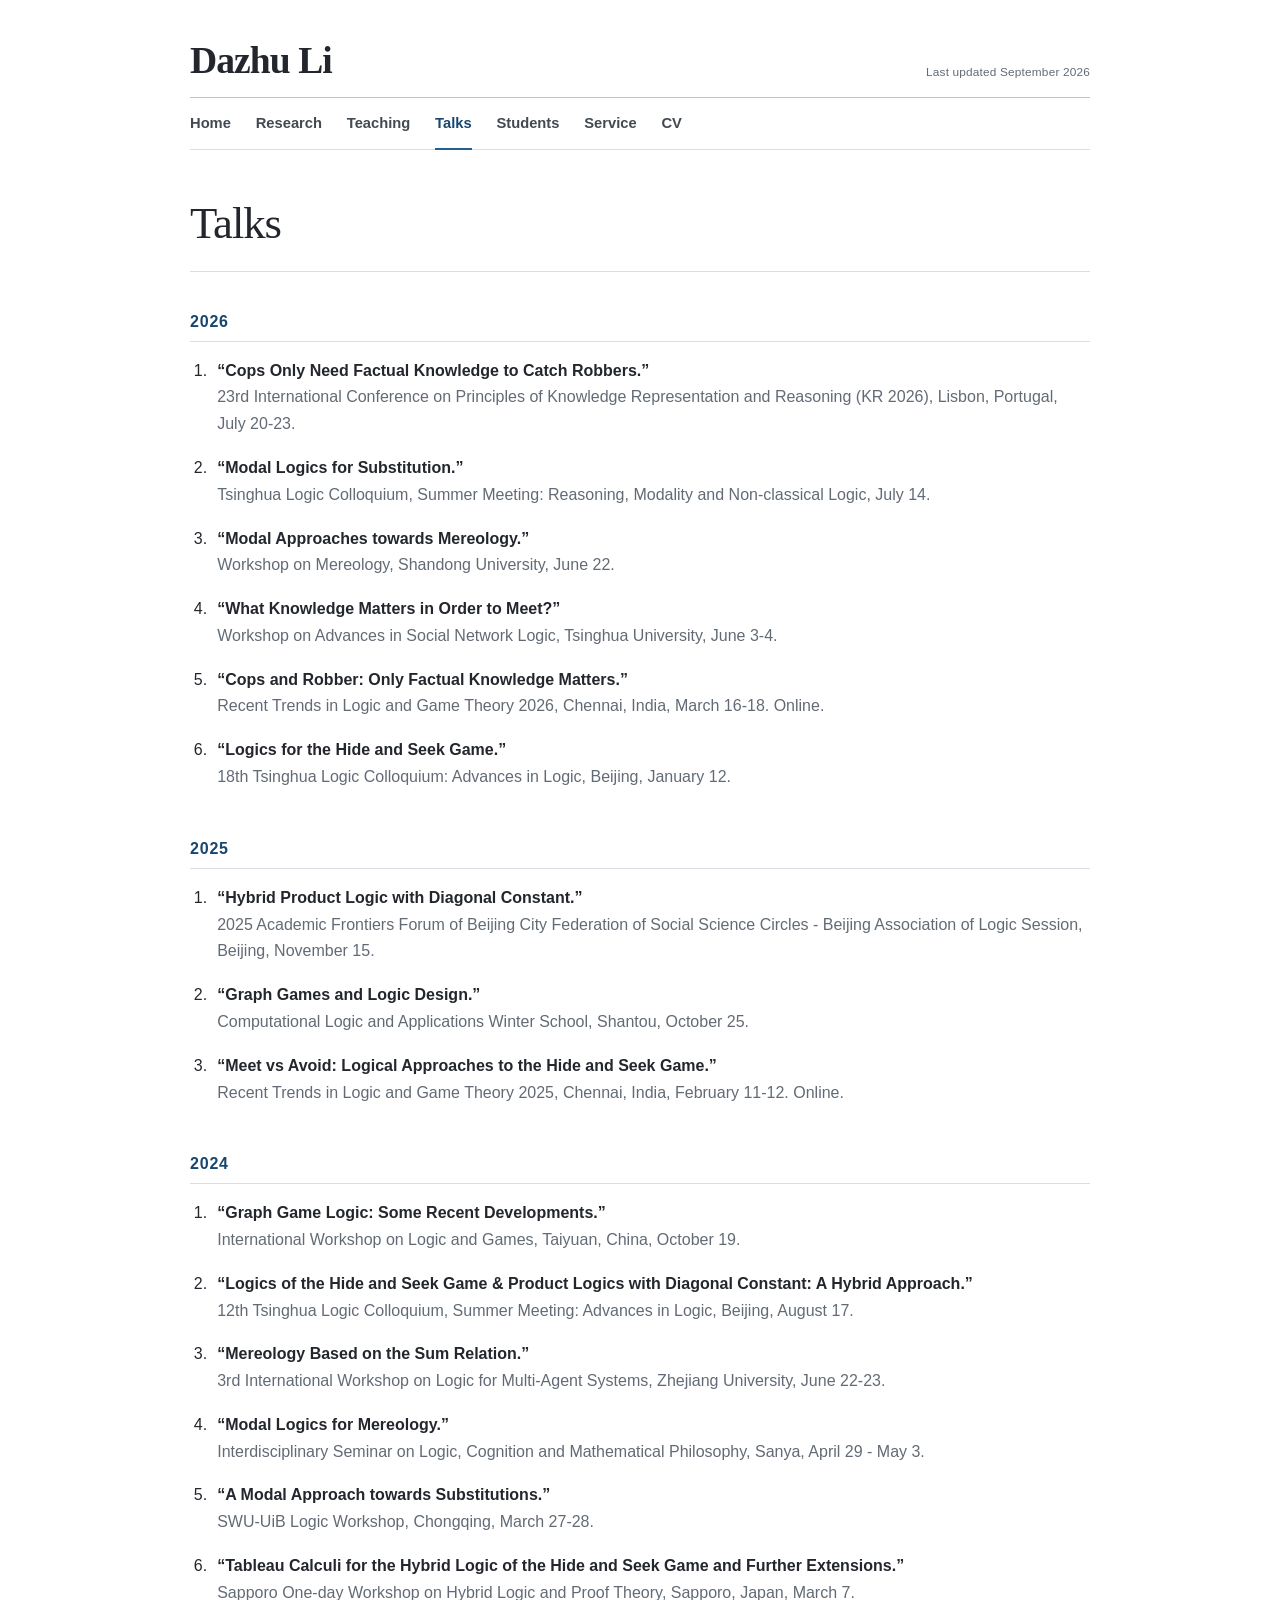
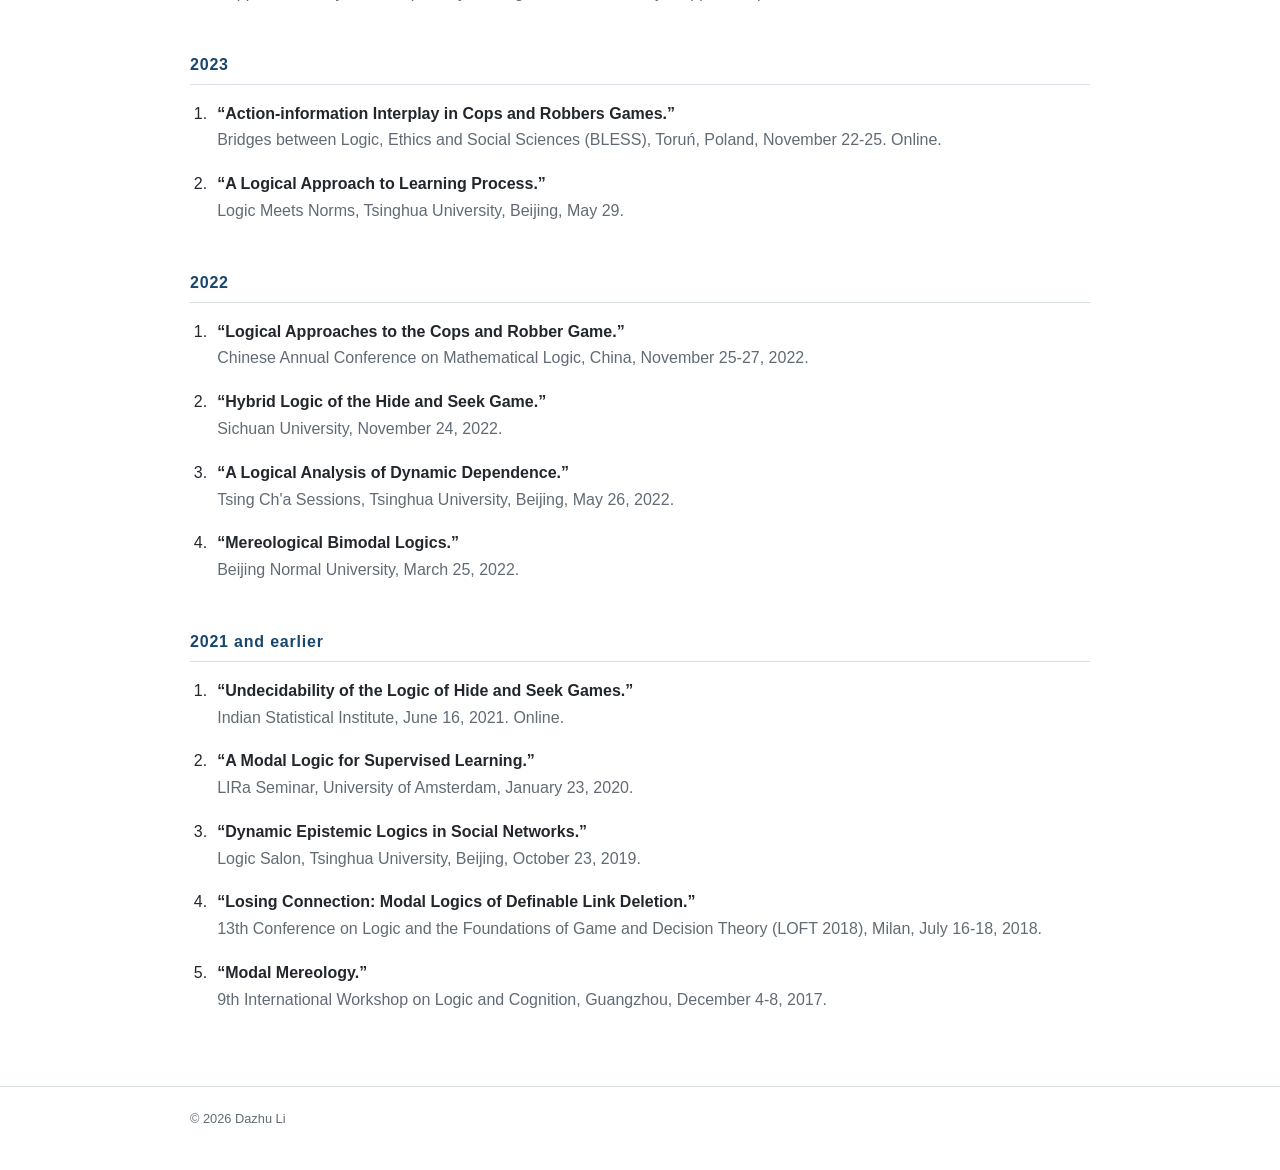
<file: talks.html>
<!doctype html>
<html lang="en">
<head>
  <meta charset="utf-8">
  <meta name="viewport" content="width=device-width, initial-scale=1">
  <meta name="description" content="Selected talks and presentations by Dazhu Li.">
  <title>Talks | Dazhu Li</title>
  <link rel="icon" type="image/svg+xml" href="data:image/svg+xml,%3Csvg xmlns='http://www.w3.org/2000/svg' viewBox='0 0 64 64'%3E%3Crect width='64' height='64' rx='8' fill='%23245f91'/%3E%3Ctext x='32' y='41' text-anchor='middle' font-family='Georgia,serif' font-size='29' font-weight='700' fill='white'%3EDL%3C/text%3E%3C/svg%3E">
  <link rel="stylesheet" href="style.css?v=20260914-3">
  <script>
    var _hmt = _hmt || [];
    (function() {
      var hm = document.createElement("script");
      hm.src = "https://hm.baidu.com/hm.js?fb6c7bd4eb40553c670a0f25609ceb4a";
      var s = document.getElementsByTagName("script")[0];
      s.parentNode.insertBefore(hm, s);
    })();
  </script>
</head>
<body>
  <a class="skip-link" href="#main-content">Skip to main content</a>
  <header class="site-header"><div class="site-shell">
    <div class="masthead"><a class="site-name" href="index.html">Dazhu Li</a><p class="site-kicker">Last updated September 2026</p></div>
    <nav class="site-nav" aria-label="Primary navigation"><ul>
      <li><a href="index.html">Home</a></li><li><a href="research.html">Research</a></li><li><a href="teaching.html">Teaching</a></li><li><a href="talks.html" aria-current="page">Talks</a></li><li><a href="students.html">Students</a></li><li><a href="activities.html">Service</a></li><li><a href="dazhu-li-cv.pdf">CV</a></li>
    </ul></nav>
  </div></header>

  <main id="main-content" class="site-shell">
    <header class="page-header">
      <h1>Talks</h1>
    </header>

    <section class="year-section" aria-labelledby="talks-2026">
      <h2 id="talks-2026" class="year-heading">2026</h2>
      <ol class="entry-list">
        <li><span class="entry-title">“Cops Only Need Factual Knowledge to Catch Robbers.”</span><br><span class="entry-meta">23rd International Conference on Principles of Knowledge Representation and Reasoning (KR 2026), Lisbon, Portugal, July 20-23.</span></li>
        <li><span class="entry-title">“Modal Logics for Substitution.”</span><br><span class="entry-meta">Tsinghua Logic Colloquium, Summer Meeting: Reasoning, Modality and Non-classical Logic, July 14.</span></li>
        <li><span class="entry-title">“Modal Approaches towards Mereology.”</span><br><span class="entry-meta">Workshop on Mereology, Shandong University, June 22.</span></li>
        <li><span class="entry-title">“What Knowledge Matters in Order to Meet?”</span><br><span class="entry-meta">Workshop on Advances in Social Network Logic, Tsinghua University, June 3-4.</span></li>
        <li><span class="entry-title">“Cops and Robber: Only Factual Knowledge Matters.”</span><br><span class="entry-meta">Recent Trends in Logic and Game Theory 2026, Chennai, India, March 16-18. Online.</span></li>
        <li><span class="entry-title">“Logics for the Hide and Seek Game.”</span><br><span class="entry-meta">18th Tsinghua Logic Colloquium: Advances in Logic, Beijing, January 12.</span></li>
      </ol>
    </section>

    <section class="year-section" aria-labelledby="talks-2025">
      <h2 id="talks-2025" class="year-heading">2025</h2>
      <ol class="entry-list">
        <li><span class="entry-title">“Hybrid Product Logic with Diagonal Constant.”</span><br><span class="entry-meta">2025 Academic Frontiers Forum of Beijing City Federation of Social Science Circles - Beijing Association of Logic Session, Beijing, November 15.</span></li>
        <li><span class="entry-title">“Graph Games and Logic Design.”</span><br><span class="entry-meta">Computational Logic and Applications Winter School, Shantou, October 25.</span></li>
        <li><span class="entry-title">“Meet vs Avoid: Logical Approaches to the Hide and Seek Game.”</span><br><span class="entry-meta">Recent Trends in Logic and Game Theory 2025, Chennai, India, February 11-12. Online.</span></li>
      </ol>
    </section>

    <section class="year-section" aria-labelledby="talks-2024">
      <h2 id="talks-2024" class="year-heading">2024</h2>
      <ol class="entry-list">
        <li><span class="entry-title">“Graph Game Logic: Some Recent Developments.”</span><br><span class="entry-meta">International Workshop on Logic and Games, Taiyuan, China, October 19.</span></li>
        <li><span class="entry-title">“Logics of the Hide and Seek Game &amp; Product Logics with Diagonal Constant: A Hybrid Approach.”</span><br><span class="entry-meta">12th Tsinghua Logic Colloquium, Summer Meeting: Advances in Logic, Beijing, August 17.</span></li>
        <li><span class="entry-title">“Mereology Based on the Sum Relation.”</span><br><span class="entry-meta">3rd International Workshop on Logic for Multi-Agent Systems, Zhejiang University, June 22-23.</span></li>
        <li><span class="entry-title">“Modal Logics for Mereology.”</span><br><span class="entry-meta">Interdisciplinary Seminar on Logic, Cognition and Mathematical Philosophy, Sanya, April 29 - May 3.</span></li>
        <li><span class="entry-title">“A Modal Approach towards Substitutions.”</span><br><span class="entry-meta">SWU-UiB Logic Workshop, Chongqing, March 27-28.</span></li>
        <li><span class="entry-title">“Tableau Calculi for the Hybrid Logic of the Hide and Seek Game and Further Extensions.”</span><br><span class="entry-meta">Sapporo One-day Workshop on Hybrid Logic and Proof Theory, Sapporo, Japan, March 7.</span></li>
      </ol>
    </section>

    <section class="year-section" aria-labelledby="talks-2023">
      <h2 id="talks-2023" class="year-heading">2023</h2>
      <ol class="entry-list">
        <li><span class="entry-title">“Action-information Interplay in Cops and Robbers Games.”</span><br><span class="entry-meta">Bridges between Logic, Ethics and Social Sciences (BLESS), Toruń, Poland, November 22-25. Online.</span></li>
        <li><span class="entry-title">“A Logical Approach to Learning Process.”</span><br><span class="entry-meta">Logic Meets Norms, Tsinghua University, Beijing, May 29.</span></li>
      </ol>
    </section>

    <section class="year-section" aria-labelledby="talks-2022">
      <h2 id="talks-2022" class="year-heading">2022</h2>
      <ol class="entry-list">
        <li><span class="entry-title">“Logical Approaches to the Cops and Robber Game.”</span><br><span class="entry-meta">Chinese Annual Conference on Mathematical Logic, China, November 25-27, 2022.</span></li>
        <li><span class="entry-title">“Hybrid Logic of the Hide and Seek Game.”</span><br><span class="entry-meta">Sichuan University, November 24, 2022.</span></li>
        <li><span class="entry-title">“A Logical Analysis of Dynamic Dependence.”</span><br><span class="entry-meta">Tsing Ch'a Sessions, Tsinghua University, Beijing, May 26, 2022.</span></li>
        <li><span class="entry-title">“Mereological Bimodal Logics.”</span><br><span class="entry-meta">Beijing Normal University, March 25, 2022.</span></li>
      </ol>
    </section>

    <section class="year-section" aria-labelledby="talks-earlier">
      <h2 id="talks-earlier" class="year-heading">2021 and earlier</h2>
      <ol class="entry-list">
        <li><span class="entry-title">“Undecidability of the Logic of Hide and Seek Games.”</span><br><span class="entry-meta">Indian Statistical Institute, June 16, 2021. Online.</span></li>
        <li><span class="entry-title">“A Modal Logic for Supervised Learning.”</span><br><span class="entry-meta">LIRa Seminar, University of Amsterdam, January 23, 2020.</span></li>
        <li><span class="entry-title">“Dynamic Epistemic Logics in Social Networks.”</span><br><span class="entry-meta">Logic Salon, Tsinghua University, Beijing, October 23, 2019.</span></li>
        <li><span class="entry-title">“Losing Connection: Modal Logics of Definable Link Deletion.”</span><br><span class="entry-meta">13th Conference on Logic and the Foundations of Game and Decision Theory (LOFT 2018), Milan, July 16-18, 2018.</span></li>
        <li><span class="entry-title">“Modal Mereology.”</span><br><span class="entry-meta">9th International Workshop on Logic and Cognition, Guangzhou, December 4-8, 2017.</span></li>
      </ol>
    </section>
  </main>

  <footer class="site-footer"><div class="site-shell footer-row"><p>&copy; 2026 Dazhu Li</p></div></footer>
</body>
</html>
</file>
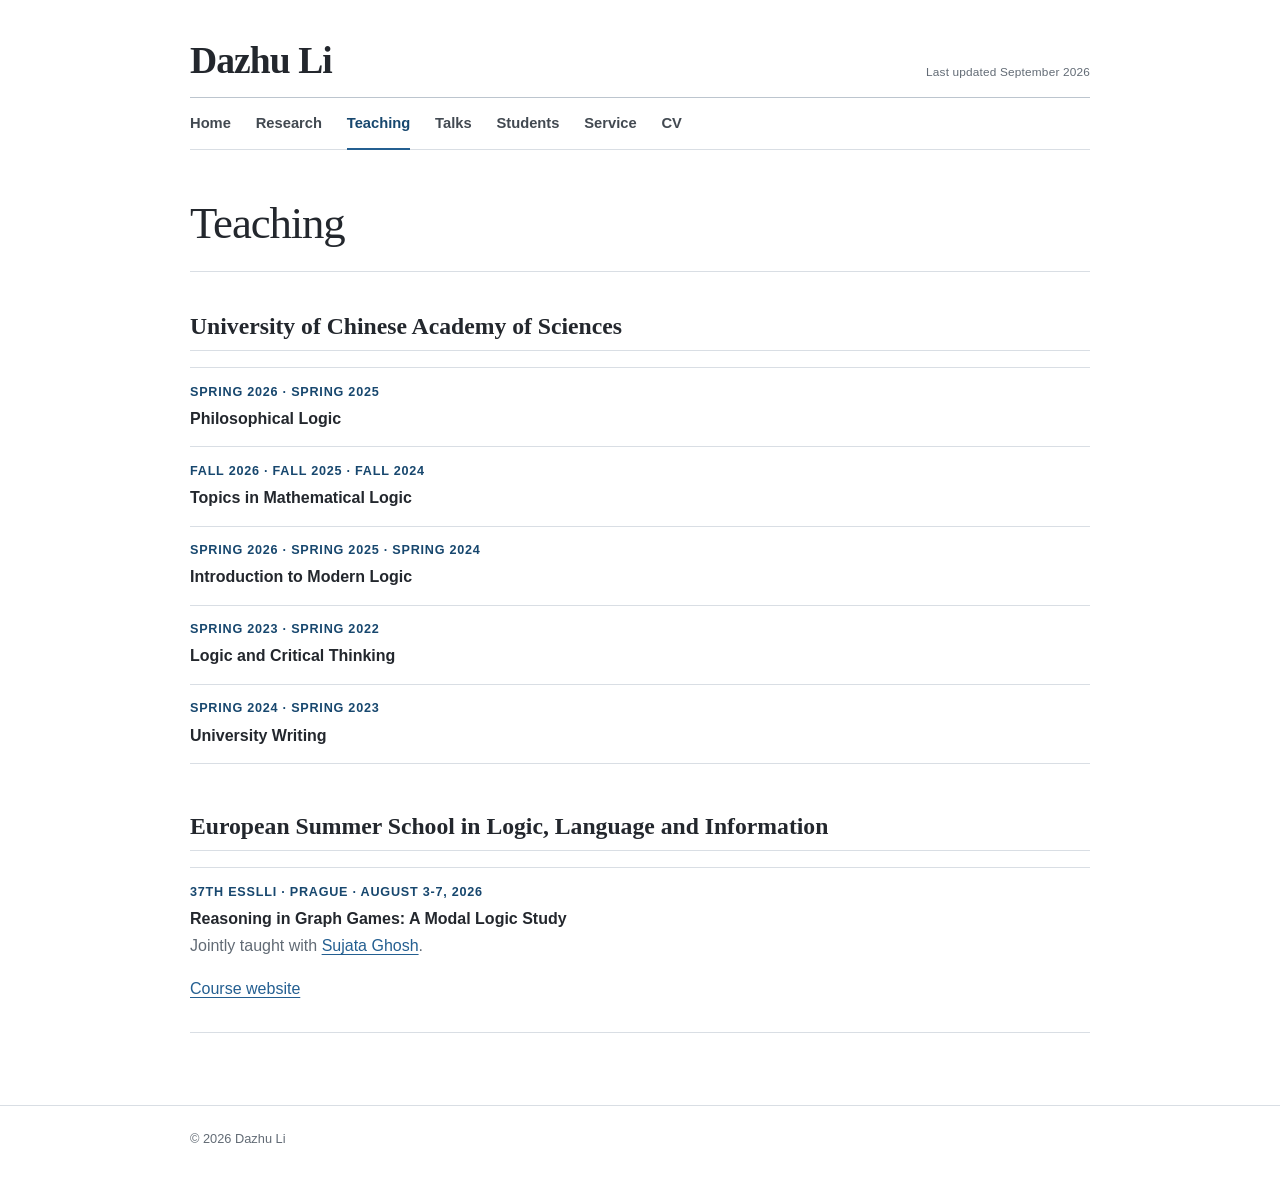
<file: teaching.html>
<!doctype html>
<html lang="en">
<head>
  <meta charset="utf-8">
  <meta name="viewport" content="width=device-width, initial-scale=1">
  <meta name="description" content="Courses taught by Dazhu Li at the University of Chinese Academy of Sciences and ESSLLI.">
  <title>Teaching | Dazhu Li</title>
  <link rel="icon" type="image/svg+xml" href="data:image/svg+xml,%3Csvg xmlns='http://www.w3.org/2000/svg' viewBox='0 0 64 64'%3E%3Crect width='64' height='64' rx='8' fill='%23245f91'/%3E%3Ctext x='32' y='41' text-anchor='middle' font-family='Georgia,serif' font-size='29' font-weight='700' fill='white'%3EDL%3C/text%3E%3C/svg%3E">
  <link rel="stylesheet" href="style.css?v=20260914-3">
  <script>
    var _hmt = _hmt || [];
    (function() {
      var hm = document.createElement("script");
      hm.src = "https://hm.baidu.com/hm.js?fb6c7bd4eb40553c670a0f25609ceb4a";
      var s = document.getElementsByTagName("script")[0];
      s.parentNode.insertBefore(hm, s);
    })();
  </script>
</head>
<body>
  <a class="skip-link" href="#main-content">Skip to main content</a>
  <header class="site-header"><div class="site-shell">
    <div class="masthead"><a class="site-name" href="index.html">Dazhu Li</a><p class="site-kicker">Last updated September 2026</p></div>
    <nav class="site-nav" aria-label="Primary navigation"><ul>
      <li><a href="index.html">Home</a></li><li><a href="research.html">Research</a></li><li><a href="teaching.html" aria-current="page">Teaching</a></li><li><a href="talks.html">Talks</a></li><li><a href="students.html">Students</a></li><li><a href="activities.html">Service</a></li><li><a href="dazhu-li-cv.pdf">CV</a></li>
    </ul></nav>
  </div></header>

  <main id="main-content" class="site-shell">
    <header class="page-header">
      <h1>Teaching</h1>
    </header>

    <section class="content-section" aria-labelledby="ucas">
      <h2 id="ucas" class="section-heading">University of Chinese Academy of Sciences</h2>
      <ul class="plain-list">
        <li><span class="course-code">Spring 2026 · Spring 2025</span><span class="entry-title">Philosophical Logic</span></li>
        <li><span class="course-code">Fall 2026 · Fall 2025 · Fall 2024</span><span class="entry-title">Topics in Mathematical Logic</span></li>
        <li><span class="course-code">Spring 2026 · Spring 2025 · Spring 2024  </span><span class="entry-title">Introduction to Modern Logic</span></li>
        <li><span class="course-code">Spring 2023 · Spring 2022 </span><span class="entry-title">Logic and Critical Thinking</span></li>
        <li><span class="course-code">Spring 2024 · Spring 2023 </span><span class="entry-title">University Writing</span></li>
      </ul>
    </section>

    <section class="content-section" aria-labelledby="esslli">
      <h2 id="esslli" class="section-heading">European Summer School in Logic, Language and Information</h2>
      <ul class="plain-list">
        <li>
          <span class="course-code">37th ESSLLI · Prague · August 3-7, 2026</span>
          <span class="entry-title">Reasoning in Graph Games: A Modal Logic Study</span>
          <p class="entry-meta">Jointly taught with <a href="https://www.isichennai.res.in/~sujata/">Sujata Ghosh</a>.</p>
          <p><a href="https://sites.google.com/view/graphgamesesslli2026">Course website</a></p>
        </li>
      </ul>
    </section>
  </main>

  <footer class="site-footer"><div class="site-shell footer-row"><p>&copy; 2026 Dazhu Li</p></div></footer>
</body>
</html>
</file>
<file: style.css>
:root {
  --ink: #23272d;
  --muted: #626b75;
  --line: #d9dee4;
  --line-strong: #bcc5ce;
  --blue: #245f91;
  --blue-dark: #17476e;
  --blue-pale: #edf4f9;
  --soft: #f6f8fa;
  --serif: Georgia, Cambria, "Times New Roman", Times, serif;
  --sans: -apple-system, BlinkMacSystemFont, "Segoe UI", Helvetica, Arial, sans-serif;
}

* { box-sizing: border-box; }

html { color-scheme: light; scroll-behavior: smooth; }

body {
  margin: 0;
  background: #fff;
  color: var(--ink);
  font-family: var(--sans);
  font-size: 1rem;
  line-height: 1.68;
}

a {
  color: var(--blue);
  text-decoration-thickness: 1px;
  text-underline-offset: .18em;
}

a:hover { color: var(--blue-dark); text-decoration-thickness: 2px; }
a:focus-visible { outline: 3px solid var(--blue); outline-offset: 3px; border-radius: 2px; }

.skip-link {
  position: fixed;
  top: .75rem;
  left: .75rem;
  z-index: 10;
  padding: .55rem .8rem;
  background: var(--ink);
  color: #fff;
  font-weight: 700;
  transform: translateY(-200%);
}

.skip-link:focus { color: #fff; transform: translateY(0); }
.site-shell { width: min(calc(100% - 2.5rem), 900px); margin: 0 auto; }
.site-header { padding-top: 2.5rem; }

.masthead {
  display: flex;
  align-items: flex-end;
  justify-content: space-between;
  gap: 2rem;
  padding-bottom: 1rem;
  border-bottom: 1px solid var(--line-strong);
}

.site-name {
  color: var(--ink);
  font-family: var(--serif);
  font-size: clamp(1.8rem, 4vw, 2.35rem);
  font-weight: 600;
  letter-spacing: -.025em;
  line-height: 1.1;
  text-decoration: none;
}

.site-name:hover { color: var(--ink); text-decoration: none; }

.site-kicker {
  margin: .2rem 0 0;
  color: var(--muted);
  font-size: .74rem;
  font-weight: 500;
  letter-spacing: .015em;
  line-height: 1.35;
  text-align: right;
  white-space: nowrap;
}

.site-nav { border-bottom: 1px solid var(--line); }
.site-nav ul { display: flex; flex-wrap: wrap; gap: 0 1.55rem; margin: 0; padding: 0; list-style: none; }

.site-nav a {
  display: block;
  position: relative;
  padding: .82rem 0 .78rem;
  color: #424951;
  font-size: .92rem;
  font-weight: 560;
  text-decoration: none;
  white-space: nowrap;
}

.site-nav a:hover,
.site-nav a[aria-current="page"] { color: var(--blue-dark); }
.site-nav a[aria-current="page"] { font-weight: 720; }

.site-nav a[aria-current="page"]::after {
  position: absolute;
  right: 0;
  bottom: -1px;
  left: 0;
  height: 2px;
  background: var(--blue);
  content: "";
}

main { min-height: 54vh; padding: 3rem 0 4.5rem; }

.page-header {
  margin-bottom: 2.5rem;
  padding-bottom: 1.35rem;
  border-bottom: 1px solid var(--line);
}

.page-header h1,
.profile-copy h1 {
  margin: 0;
  font-family: var(--serif);
  font-size: clamp(2rem, 5vw, 2.8rem);
  font-weight: 500;
  letter-spacing: -.025em;
  line-height: 1.15;
}

.page-intro {
  max-width: 43rem;
  margin: .75rem 0 0;
  color: var(--muted);
  font-family: var(--serif);
  font-size: 1.08rem;
  line-height: 1.55;
}

h2, h3 { font-family: var(--serif); }
h2 { margin: 2.8rem 0 1.1rem; font-size: 1.48rem; line-height: 1.25; }
h3 { margin: 1.6rem 0 .45rem; font-size: 1.08rem; line-height: 1.35; }
p { margin: 0 0 1rem; }

.profile-grid {
  display: grid;
  grid-template-columns: 10.5rem minmax(0, 1fr);
  gap: clamp(2rem, 6vw, 4.5rem);
  align-items: start;
}

.portrait-placeholder {
  display: grid;
  width: 100%;
  aspect-ratio: 4 / 5;
  place-items: center;
  margin-bottom: 1.2rem;
  border: 1px solid var(--line-strong);
  background: linear-gradient(145deg, rgba(36,95,145,.05), transparent 55%), var(--soft);
  color: var(--muted);
  font-family: var(--serif);
  font-size: 2.25rem;
}

.portrait-frame {
  width: 100%;
  aspect-ratio: 4 / 5;
  margin-bottom: 1.2rem;
  overflow: hidden;
  border: 1px solid var(--line-strong);
  background: var(--soft);
}

.portrait {
  display: block;
  width: 100%;
  height: 100%;
  object-fit: cover;
  transform: scale(2.05);
  transform-origin: 52% 75%;
}
.aside-label { display: block; margin-bottom: .38rem; color: var(--muted); font-size: .75rem; font-weight: 700; letter-spacing: .09em; text-transform: uppercase; }
.contact-list { margin: 0; padding: 0; list-style: none; font-size: .9rem; line-height: 1.55; overflow-wrap: anywhere; }
.contact-list li + li { margin-top: .28rem; }
.contact-institution { white-space: nowrap; }

.profile-copy .role { margin: .75rem 0 1.45rem; color: var(--muted); font-family: var(--serif); font-size: 1.08rem; line-height: 1.5; }
.profile-copy .lead { font-family: var(--serif); font-size: 1.08rem; line-height: 1.72; }

.home-overview {
  margin-top: 2rem;
  padding-top: 1.4rem;
  border-top: 1px solid var(--line);
}

.home-overview-grid {
  display: grid;
  grid-template-columns: minmax(0, 1fr);
  gap: 2.75rem;
}

.home-overview-column h2 {
  margin: 0 0 1rem;
  padding-bottom: .6rem;
  border-bottom: 1px solid var(--line-strong);
  font-size: 1.3rem;
}

.history-list { margin: 0; padding: 0; list-style: none; }

.history-item {
  display: grid;
  grid-template-columns: 13rem minmax(0, 1fr);
  column-gap: 1.5rem;
  padding: .95rem 0 1rem;
  border-bottom: 1px solid var(--line);
}

.history-item:first-child { padding-top: 0; }
.history-dates { grid-column: 1; grid-row: 1 / span 3; display: block; color: var(--blue-dark); font-size: .76rem; font-weight: 700; letter-spacing: .025em; }
.history-item h3 { grid-column: 2; margin: 0 0 .2rem; font-size: 1rem; }
.history-item p { grid-column: 2; margin: 0; color: var(--muted); font-size: .87rem; line-height: 1.52; }
.history-item .education-details { margin-top: .45rem; }
.home-news-item { grid-template-columns: 5.5rem minmax(0, 1fr); column-gap: .75rem; padding: .6rem 0 .65rem; }
.home-news-item:first-child { padding-top: 0; }
.home-news-item p { color: var(--ink); line-height: 1.42; }
.position-groups { margin: 0; padding-left: 1.35rem; list-style: disc; }
.position-group { padding: .95rem 0 1rem; border-bottom: 1px solid var(--line); }
.position-group:first-child { padding-top: 0; }
.position-group::marker { color: var(--blue-dark); font-size: .8rem; }
.position-group h3 { margin: 0 0 .55rem; font-size: 1rem; line-height: 1.5; }
.position-roles { margin: 0; padding: 0 0 0 .8rem; list-style: none; }
.position-roles li { display: grid; grid-template-columns: 13rem minmax(0, 1fr); column-gap: 1.5rem; margin-top: .3rem; font-size: .87rem; line-height: 1.52; }
.position-dates { color: var(--blue-dark); font-size: .76rem; font-weight: 700; letter-spacing: .025em; }
.position-title { font-weight: 600; }
.education-list { margin: 0; padding-left: 1.35rem; list-style: disc; }
.education-item { padding: .95rem 0 1rem; border-bottom: 1px solid var(--line); }
.education-item:first-child { padding-top: 0; }
.education-item::marker { color: var(--blue-dark); font-size: .8rem; }
.education-heading { display: flex; align-items: baseline; justify-content: space-between; gap: 1.25rem; }
.education-heading h3 { margin: 0; font-size: 1rem; }
.joint-degree-label { color: var(--blue-dark); font-size: .82rem; font-weight: 600; white-space: nowrap; }
.education-dates { flex: none; color: var(--blue-dark); font-size: .76rem; font-weight: 700; letter-spacing: .025em; }
.education-institution { margin: .35rem 0 0; color: var(--muted); font-size: .87rem; line-height: 1.52; }
.education-details { margin: .55rem 0 0; padding-left: 1.35rem; list-style: circle; color: var(--muted); font-size: .84rem; line-height: 1.52; }
.education-details li + li { margin-top: .25rem; }
.more-link { display: inline-block; margin-top: .9rem; font-size: .86rem; font-weight: 700; text-decoration: none; }
.more-link:hover { text-decoration: underline; }

.placeholder-note {
  margin: 1.4rem 0;
  padding: .9rem 1rem;
  border-left: 3px solid var(--blue);
  background: var(--blue-pale);
  color: #3f5262;
  font-size: .9rem;
}

.section-rule { margin-top: 2.9rem; padding-top: 2rem; border-top: 1px solid var(--line); }
.section-rule h2 { margin-top: 0; }
.news-list, .plain-list { margin: 0; padding: 0; list-style: none; }

.news-item {
  display: grid;
  grid-template-columns: 7rem minmax(0, 1fr);
  gap: 1.25rem;
  padding: .9rem 0;
  border-top: 1px solid var(--line);
}

.news-item:last-child,
.plain-list li:last-child { border-bottom: 1px solid var(--line); }
.news-date { color: var(--blue-dark); font-size: .83rem; font-weight: 700; }
.news-item p { margin: 0; }
.content-section + .content-section, .year-section + .year-section { margin-top: 3rem; }

.section-heading,
.year-heading {
  margin: 0 0 1rem;
  padding-bottom: .55rem;
  border-bottom: 1px solid var(--line);
}

.year-heading { color: var(--blue-dark); font-family: var(--sans); font-size: 1rem; font-weight: 750; letter-spacing: .05em; }
.publication-list, .entry-list { margin: 0; padding-left: 1.35rem; }
.publication-list li, .entry-list li { padding-left: .35rem; }
.publication-list li + li, .entry-list li + li { margin-top: 1.05rem; }
.paper-title, .entry-title { font-weight: 700; }
.venue, .entry-meta { color: var(--muted); }

.resource-labels { display: inline-flex; flex-wrap: wrap; gap: .45rem; margin-left: .35rem; color: var(--muted); font-size: .82rem; font-weight: 650; }
.resource-labels span::before { content: "["; }
.resource-labels span::after { content: "]"; }

.download-link {
  display: inline-block;
  padding: .48rem .72rem;
  border: 1px solid var(--line-strong);
  background: var(--soft);
  font-size: .9rem;
  font-weight: 650;
  text-decoration: none;
}

.interest-grid { display: grid; grid-template-columns: repeat(2, minmax(0, 1fr)); gap: 1.2rem; }
.interest-columns { display: grid; grid-template-columns: minmax(0, .9fr) minmax(0, 1.1fr); gap: 1.2rem; }
.interest-foundations { display: grid; gap: 1.2rem; }
.interest-item { padding-top: .9rem; border-top: 2px solid var(--blue); }
.interest-item h3 { margin-top: 0; }
.interest-item p { margin-bottom: 0; color: #454c54; font-size: .94rem; }
.interest-directions { margin: 0; padding-left: 1.2rem; color: #454c54; font-size: .94rem; }
.interest-directions li { break-inside: avoid; margin-bottom: .35rem; }
.compact-grid { display: grid; grid-template-columns: repeat(2, minmax(0, 1fr)); gap: 2rem 3.5rem; }

.plain-list li { padding: .85rem 0; border-top: 1px solid var(--line); }
.course-code { display: block; margin-bottom: .18rem; color: var(--blue-dark); font-size: .79rem; font-weight: 750; letter-spacing: .06em; text-transform: uppercase; }

.student-entry {
  display: grid;
  grid-template-columns: minmax(10rem, .7fr) minmax(0, 1.3fr);
  gap: 1.5rem;
  padding: 1rem 0;
  border-top: 1px solid var(--line);
}

.student-entry:last-child { border-bottom: 1px solid var(--line); }
.student-entry p { margin: 0; }

.cv-grid { display: grid; grid-template-columns: 9rem minmax(0, 1fr); gap: .6rem 2rem; margin: 0; }
.cv-grid dt { color: var(--muted); font-size: .9rem; font-weight: 700; }
.cv-grid dd { margin: 0; }
.cv-grid dt, .cv-grid dd { padding: .65rem 0; border-top: 1px solid var(--line); }

.site-footer { padding: 1.35rem 0 2.5rem; border-top: 1px solid var(--line); color: var(--muted); font-size: .8rem; }
.footer-row { display: flex; justify-content: space-between; gap: 1rem 2rem; }
.site-footer p { margin: 0; }

@media (max-width: 760px) {
  .site-shell { width: min(calc(100% - 2rem), 900px); }
  .site-header { padding-top: 1.5rem; }
  .masthead { gap: .75rem; }
  .site-kicker { margin-top: .15rem; font-size: .7rem; }
  .site-nav ul { gap: 0 1.15rem; }
  .site-nav a { padding: .72rem 0 .68rem; font-size: .88rem; }
  main { padding: 2.25rem 0 3.5rem; }
  .profile-grid { grid-template-columns: 1fr; gap: 2rem; }
  .profile-aside { display: grid; grid-template-columns: 7.25rem minmax(0, 1fr); gap: 1.25rem; align-items: start; }
  .portrait-placeholder, .portrait-frame { margin: 0; }
  .interest-grid, .interest-columns, .compact-grid { grid-template-columns: 1fr; }
  .home-overview-grid { gap: 2.25rem; }
  .history-item { grid-template-columns: 1fr; }
  .history-dates { grid-column: 1; grid-row: auto; margin-bottom: .2rem; }
  .history-item h3, .history-item p { grid-column: 1; }
  .position-roles li { grid-template-columns: 1fr; }
  .education-heading { display: block; }
  .education-dates { display: block; margin-top: .2rem; }
}

@media (max-width: 520px) {
  .news-item, .student-entry, .cv-grid { grid-template-columns: 1fr; gap: .2rem; }
  .cv-grid dt { padding-bottom: 0; }
  .cv-grid dd { padding-top: 0; border-top: 0; }
  .footer-row { display: block; }
}

@media (max-width: 400px) {
  .contact-institution { white-space: normal; }
}

@media print {
  body { color: #000; font-size: 11pt; }
  .skip-link, .site-nav, .site-kicker, .portrait-placeholder, .site-footer { display: none; }
  .site-shell { width: 100%; }
  .site-header { padding-top: 0; }
  main { padding: 1.5rem 0 0; }
  a { color: inherit; text-decoration: none; }
}
</file>
